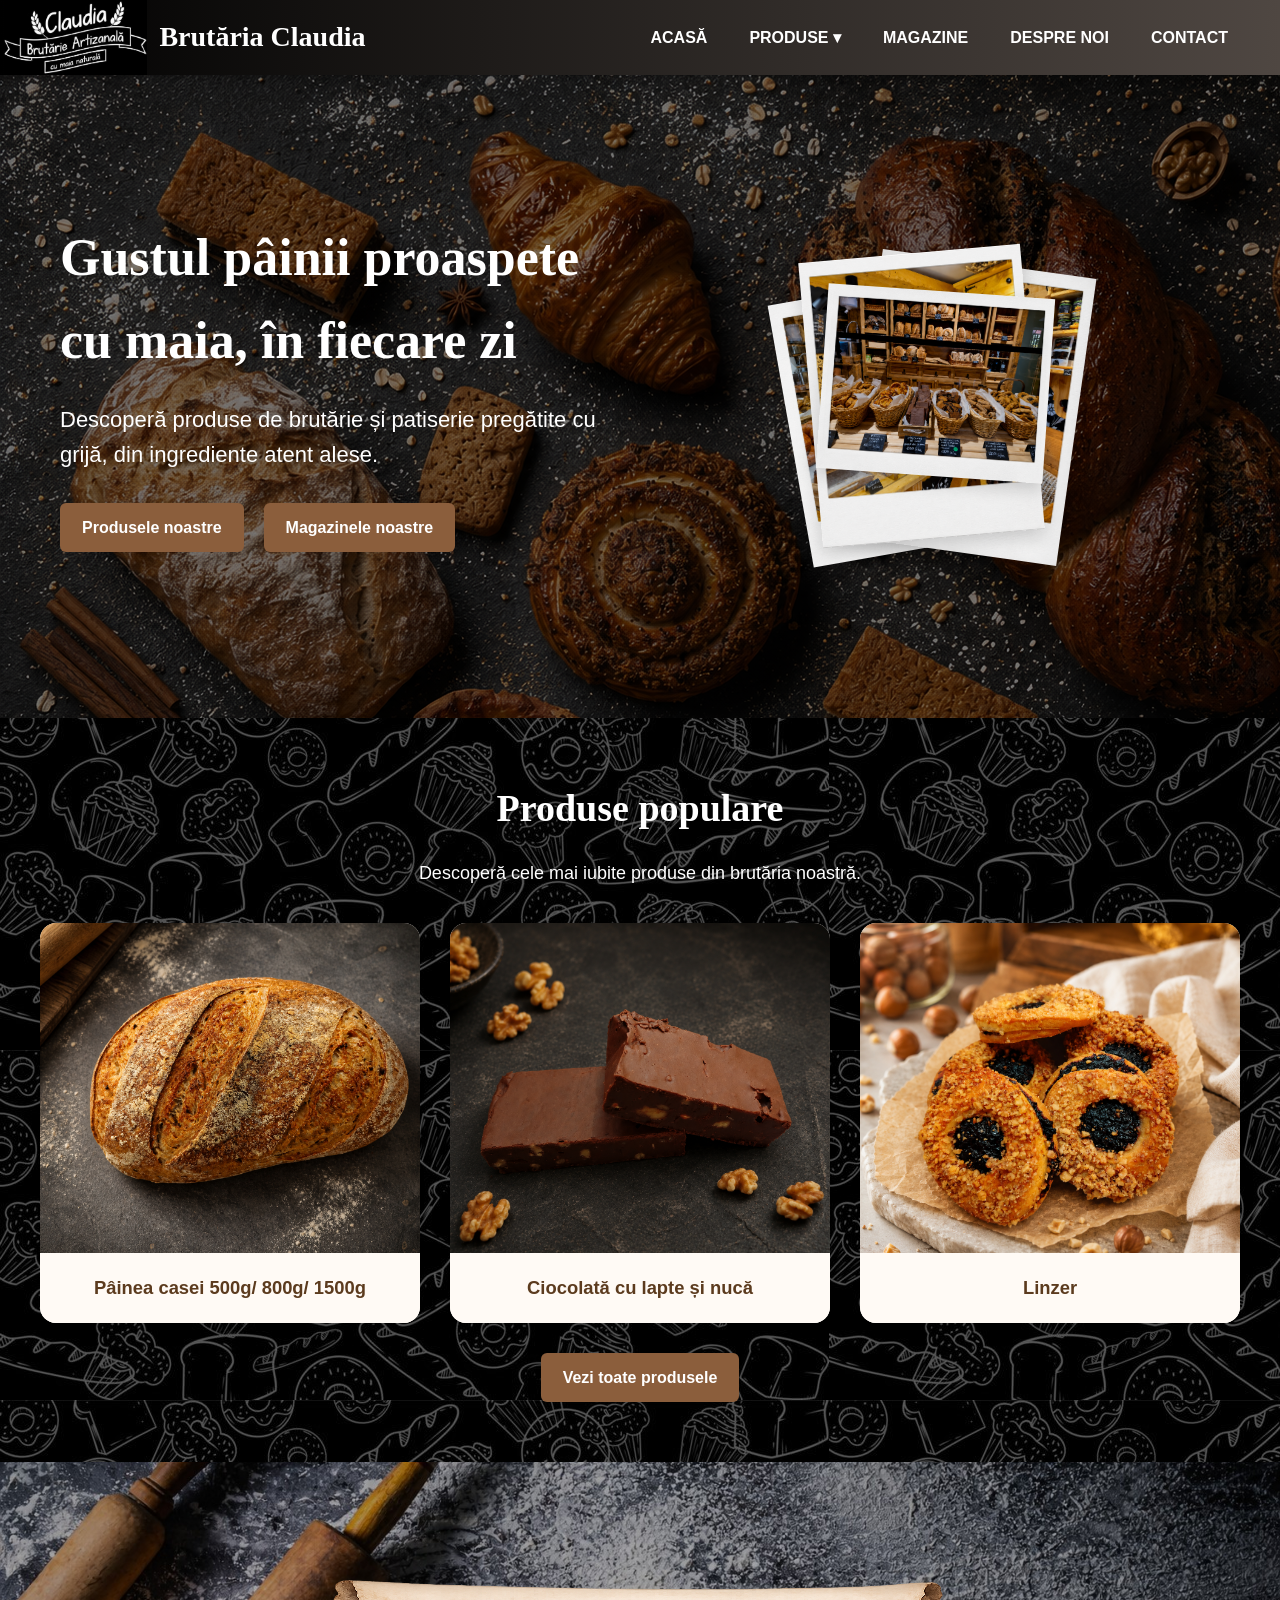
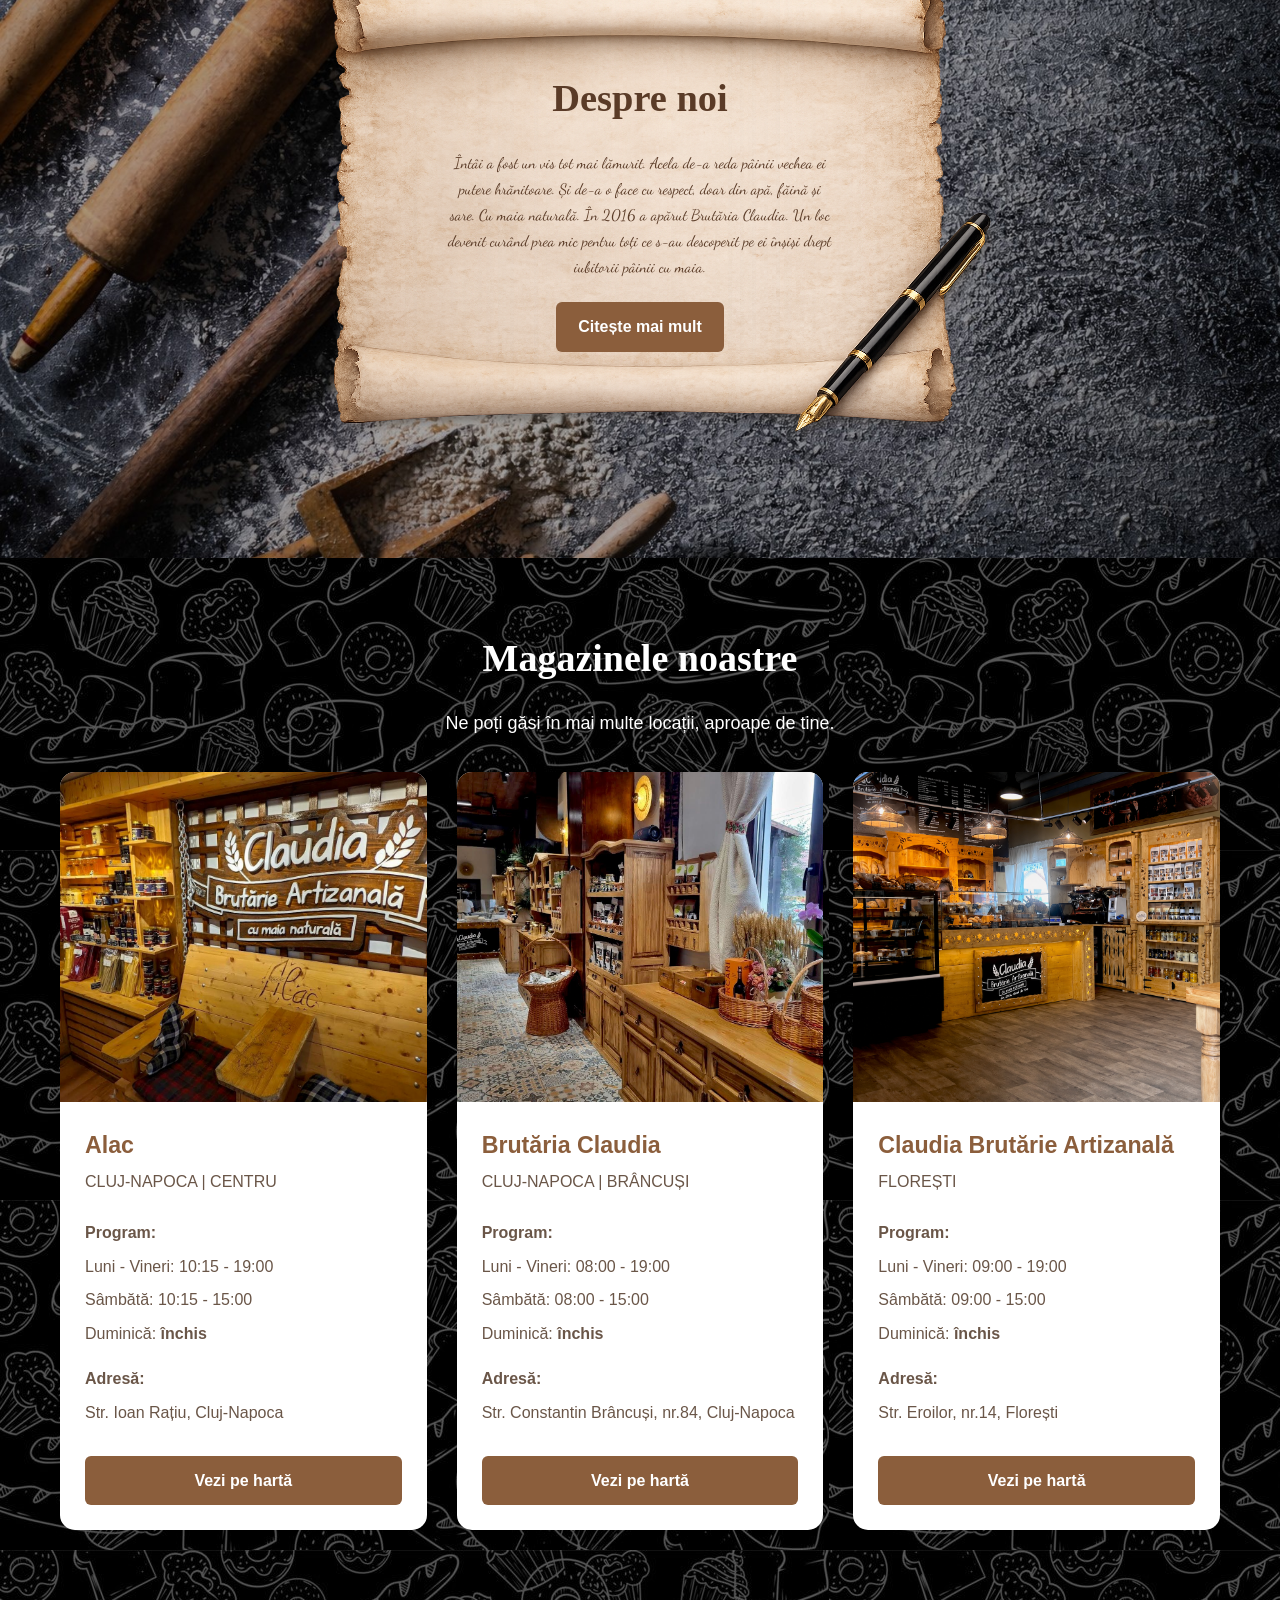
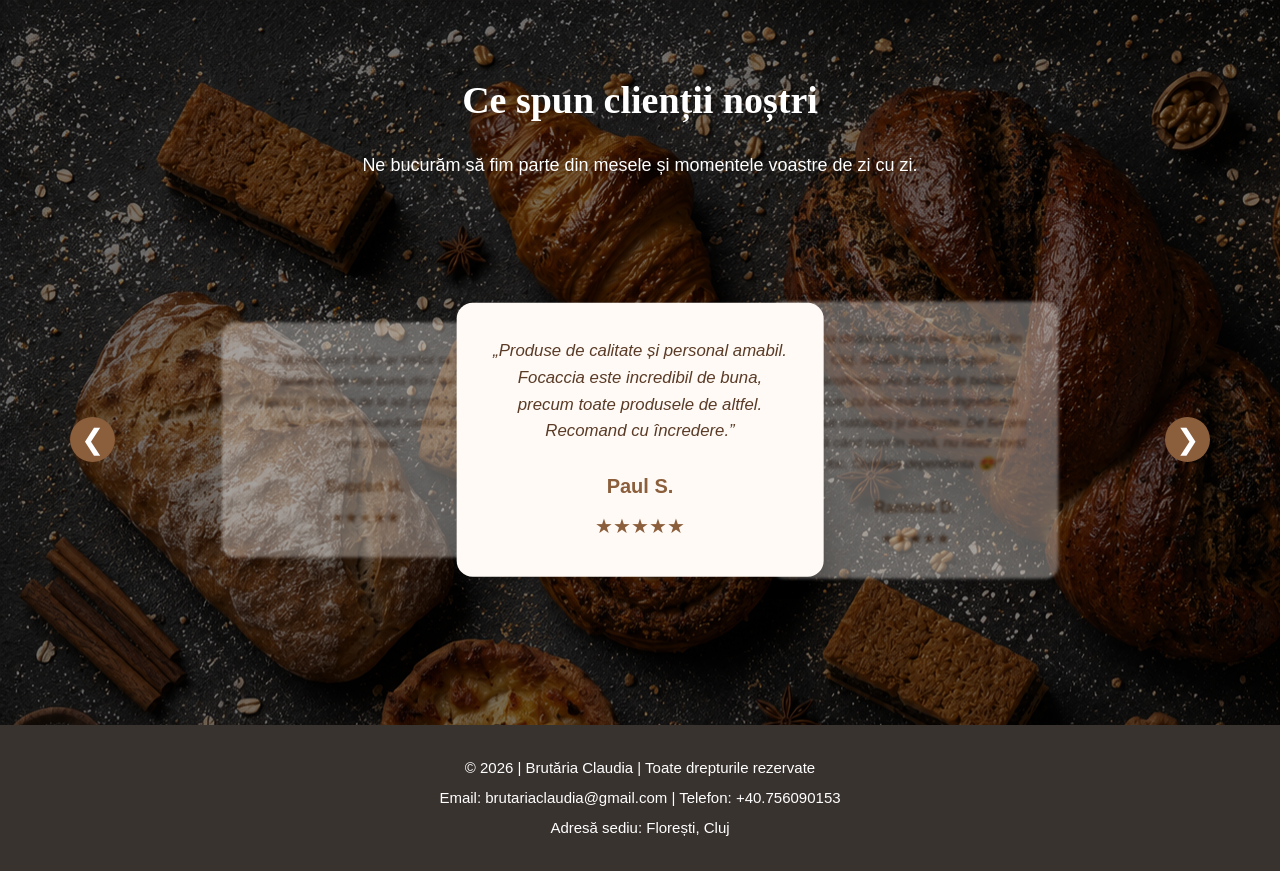
<file: index.html>
<!DOCTYPE html>
<html lang="ro">

<head>
    <meta charset="UTF-8">
    <meta name="viewport" content="width=device-width, initial-scale=1.0">
    <title>Brutăria Claudia</title>

    <link rel="preconnect" href="https://fonts.googleapis.com">
    <link rel="preconnect" href="https://fonts.gstatic.com" crossorigin>
    <link href="https://fonts.googleapis.com/css2?family=Dancing+Script:wght@400;500;600;700&display=swap"
        rel="stylesheet">

    <link rel="stylesheet" href="styleMainPage.css">
    <link rel="stylesheet" href="header.css">
    <link rel="stylesheet" href="footer.css">
    <link rel="stylesheet" href="base.css">
    <link rel="stylesheet" href="generalButton.css">
    <link rel="stylesheet" href="cardProduct.css">
    <link rel="stylesheet" href="styleStoreCard.css">
    <link rel="stylesheet" href="review.css">
    <link rel="stylesheet" href="photoStack.css">
    <link rel="stylesheet" href="desprenoi.css">

</head>

<body>

    <div class="header">
        <div class="logo">
            <img src="logomic.jpg" alt="Logo Brutărie">
            <h1>Brutăria Claudia</h1>
        </div>

        <div class="nav-links" id="navLinks">
            <a href="index.html">ACASĂ</a>

            <div class="dropdown" id="productsDropdown">
                <a href="products.html" class="dropbtn">PRODUSE ▾</a>

                <div class="dropdown-content">
                    <a href="products.html#paine-maia">Pâine cu maia</a>
                    <a href="products.html#paine-fara-gluten">Pâine fără gluten</a>
                    <a href="products.html#patiserie">Patiserie</a>
                    <a href="products.html#patiserie-fara-gluten">Patiserie fără gluten</a>
                </div>
            </div>

            <a href="index.html#magazine">MAGAZINE</a>
            <a href="desprenoi.html">DESPRE NOI</a>
            <a href="contact.html">CONTACT</a>

            
        </div>
        <button class="menu-toggle" onclick="toggleMenu()">☰</button>
    </div>

    <section class="hero">
        <div class="hero-text">
            <h2>Gustul pâinii proaspete cu maia, în fiecare zi</h2>
            <p>Descoperă produse de brutărie și patiserie pregătite cu grijă, din ingrediente atent alese.</p>

            <div class="hero-buttons">
                <a href="products.html" class="general-button">Produsele noastre</a>
                <a href="#magazine" class="general-button">Magazinele noastre</a>
            </div>
        </div>

        <div class="photo-stack">
            <img src="imagine1.png" class="stack-photo" alt="Produs brutărie">
            <img src="imagine2.png" class="stack-photo" alt="Produs brutărie">
            <img src="imagine3.png" class="stack-photo" alt="Produs brutărie">
            <img src="imagine4.png" class="stack-photo" alt="Produs brutărie">
        </div>  
    </section>

    <section class="products-section">
        <h2>Produse populare</h2>
        <p>Descoperă cele mai iubite produse din brutăria noastră.</p>

        <div class="products-grid">

            <div class="product-card">
                <div class="product-card-inner">
                    <div class="product-card-front">
                        <img src="paineacasei.png" alt="Pâinea casei">
                        <h3>Pâinea casei 500g/ 800g/ 1500g</h3>
                    </div>

                    <div class="product-card-back">
                        <h3 class="titlu">Pâinea casei 500g/ 800g/ 1500g</h3>
                        <p>
                            <b>Ingrediente:</b> făină albă de grâu 650 Eco, apă, maia naturală de grâu,
                            făină integrală de grâu Eco, făină de secară, sare.
                        </p>
                        <p>
                            <b>Declarație nutrițională:</b> / 100g - Valoare energetică:
                            1094,82 KJ / 260,67kcal. Lipide 0,91g din care saturate 0,27g.
                            Glucide 53,85g din care zaharuri 0,45g. Proteine 7,66g. Sare 1,43g.
                        </p>
                    </div>
                </div>
            </div>

            <div class="product-card">
                <div class="product-card-inner">
                    <div class="product-card-front">
                        <img src="ciocolatanuca.png" alt="Pâine rustică">
                        <h3>Ciocolată cu lapte și nucă</h3>
                    </div>
                    <div class="product-card-back">
                        <h3 class="titlu">Ciocolată cu lapte și nucă</h3>
                        <p><b>Ingrediente:</b> zahăr, lapte praf, unt, nucă (9,98%), lapte, cacao, vanilie bourbon,
                            sare.</p>
                        <p><b>Declarație nutrițională:</b> / 100g - Valoare nutrițională: 2065,31KJ / 491,74kcal. Lipide
                            30.58g din care saturate 12,54g. Glucide 41,99g din care zaharuri 41,12g. Proteine 9,38g.
                            Sare 0,25.</p>
                    </div>
                </div>
            </div>

            <div class="product-card">
                <div class="product-card-inner">
                    <div class="product-card-front">
                        <img src="linzer.png" alt="Linzer">
                        <h3>Linzer</h3>
                    </div>

                    <div class="product-card-back">
                        <h3 class="titlu">Linzer</h3>
                        <p>
                            <b>Ingrediente:</b> făină de grâu, magiun de prune, unt, smântână,
                            zahăr, ou, praf de copt, vanilie bourbon, esență de lămâie, nucă.
                        </p>
                        <p>
                            <b>Declarație nutrițională:</b> / 100g - Valoare nutrițională:
                            2318,07KJ / 551,92kcal. Lipide 23,78g din care saturate 12,04g.
                            Glucide 73,95g din care zaharuri 41,90g. Proteine 6,72g. Sare 0g.
                        </p>
                    </div>
                </div>
            </div>

        </div>

        <div class="all-products-button">
            <a href="products.html" class="general-button">Vezi toate produsele</a>
        </div>
    </section>



    <section class="section about-section">
        <div class="about-paper">
            <div class="about-paper-content">
                <h2>Despre noi</h2>
                <p>
                    Întâi a fost un vis tot mai lămurit. Acela de-a reda pâinii vechea ei putere hrănitoare.
                    Și de-a o face cu respect, doar din apă, făină și sare. Cu maia naturală. În 2016 a apărut
                    Brutăria Claudia. Un loc devenit curând prea mic pentru toți ce s-au descoperit pe ei
                    înșiși drept iubitorii pâinii cu maia.
                </p>

                <a href="desprenoi.html" class="general-button">Citește mai mult</a>
            </div>
        </div>
    </section>

    <section class="section" id="magazine">
        <h2>Magazinele noastre</h2>
        <p>Ne poți găsi în mai multe locații, aproape de tine.</p>

        <div class="stores-container">

            <div class="card">
                <img src="alac.jpg" alt="Magazin Alac">

                <div class="card-content">
                    <h3>Alac</h3>
                    <h4>Cluj-Napoca | Centru</h4>

                    <div class="store-info">
                        <p class="store-label">Program:</p>
                        <p>Luni - Vineri: 10:15 - 19:00</p>
                        <p>Sâmbătă: 10:15 - 15:00</p>
                        <p>Duminică: <b>închis</b></p>
                    </div>

                    <div class="store-info">
                        <p class="store-label">Adresă:</p>
                        <p>Str. Ioan Rațiu, Cluj-Napoca</p>
                    </div>

                    <a href="https://maps.app.goo.gl/24wig7q5QLeHc96m7" target="_blank" class="general-button">
                        Vezi pe hartă
                    </a>
                </div>
            </div>

            <div class="card">
                <img src="cipariu.jpg" alt="Magazin Cipariu">

                <div class="card-content">
                    <h3>Brutăria Claudia</h3>
                    <h4>Cluj-Napoca | Brâncuși</h4>

                    <div class="store-info">
                        <p class="store-label">Program:</p>
                        <p>Luni - Vineri: 08:00 - 19:00</p>
                        <p>Sâmbătă: 08:00 - 15:00</p>
                        <p>Duminică: <b>închis</b></p>
                    </div>

                    <div class="store-info">
                        <p class="store-label">Adresă:</p>
                        <p>Str. Constantin Brâncuși, nr.84, Cluj-Napoca</p>
                    </div>

                    <a href="https://maps.app.goo.gl/44AQgXcACfryTV2BA" target="_blank" class="general-button">
                        Vezi pe hartă
                    </a>
                </div>
            </div>

            <div class="card">
                <img src="floresti.png" alt="Magazin Florești">

                <div class="card-content">
                    <h3>Claudia Brutărie Artizanală</h3>
                    <h4>Florești</h4>

                    <div class="store-info">
                        <p class="store-label">Program:</p>
                        <p>Luni - Vineri: 09:00 - 19:00</p>
                        <p>Sâmbătă: 09:00 - 15:00</p>
                        <p>Duminică: <b>închis</b></p>
                    </div>

                    <div class="store-info">
                        <p class="store-label">Adresă:</p>
                        <p>Str. Eroilor, nr.14, Florești</p>
                    </div>

                    <a href="https://maps.app.goo.gl/Q2WSrQWiypg644St7" target="_blank" class="general-button">
                        Vezi pe hartă
                    </a>
                </div>
            </div>

        </div>
    </section>

    <section class="reviews-section">
        <h2>Ce spun clienții noștri</h2>
        <p>Ne bucurăm să fim parte din mesele și momentele voastre de zi cu zi.</p>

        <div class="reviews-carousel">
            <button class="review-arrow left-arrow" onclick="prevReview()">&#10094;</button>

            <div class="reviews-stage" id="reviews-stage"></div>

            <button class="review-arrow right-arrow" onclick="nextReview()">&#10095;</button>
        </div>
    </section>

    <div class="footer">
        <p>© 2026 | Brutăria Claudia | Toate drepturile rezervate</p>
        <p>Email: brutariaclaudia@gmail.com | Telefon: +40.756090153</p>
        <p>Adresă sediu: Florești, Cluj</p>
    </div>

    <script src="rotateCard.js"></script>

    <script src="review.js"></script>
    
    <script src="slideshow.js"></script>

    <script src="toggleMenu.js"></script>

</body>

</html>
</file>
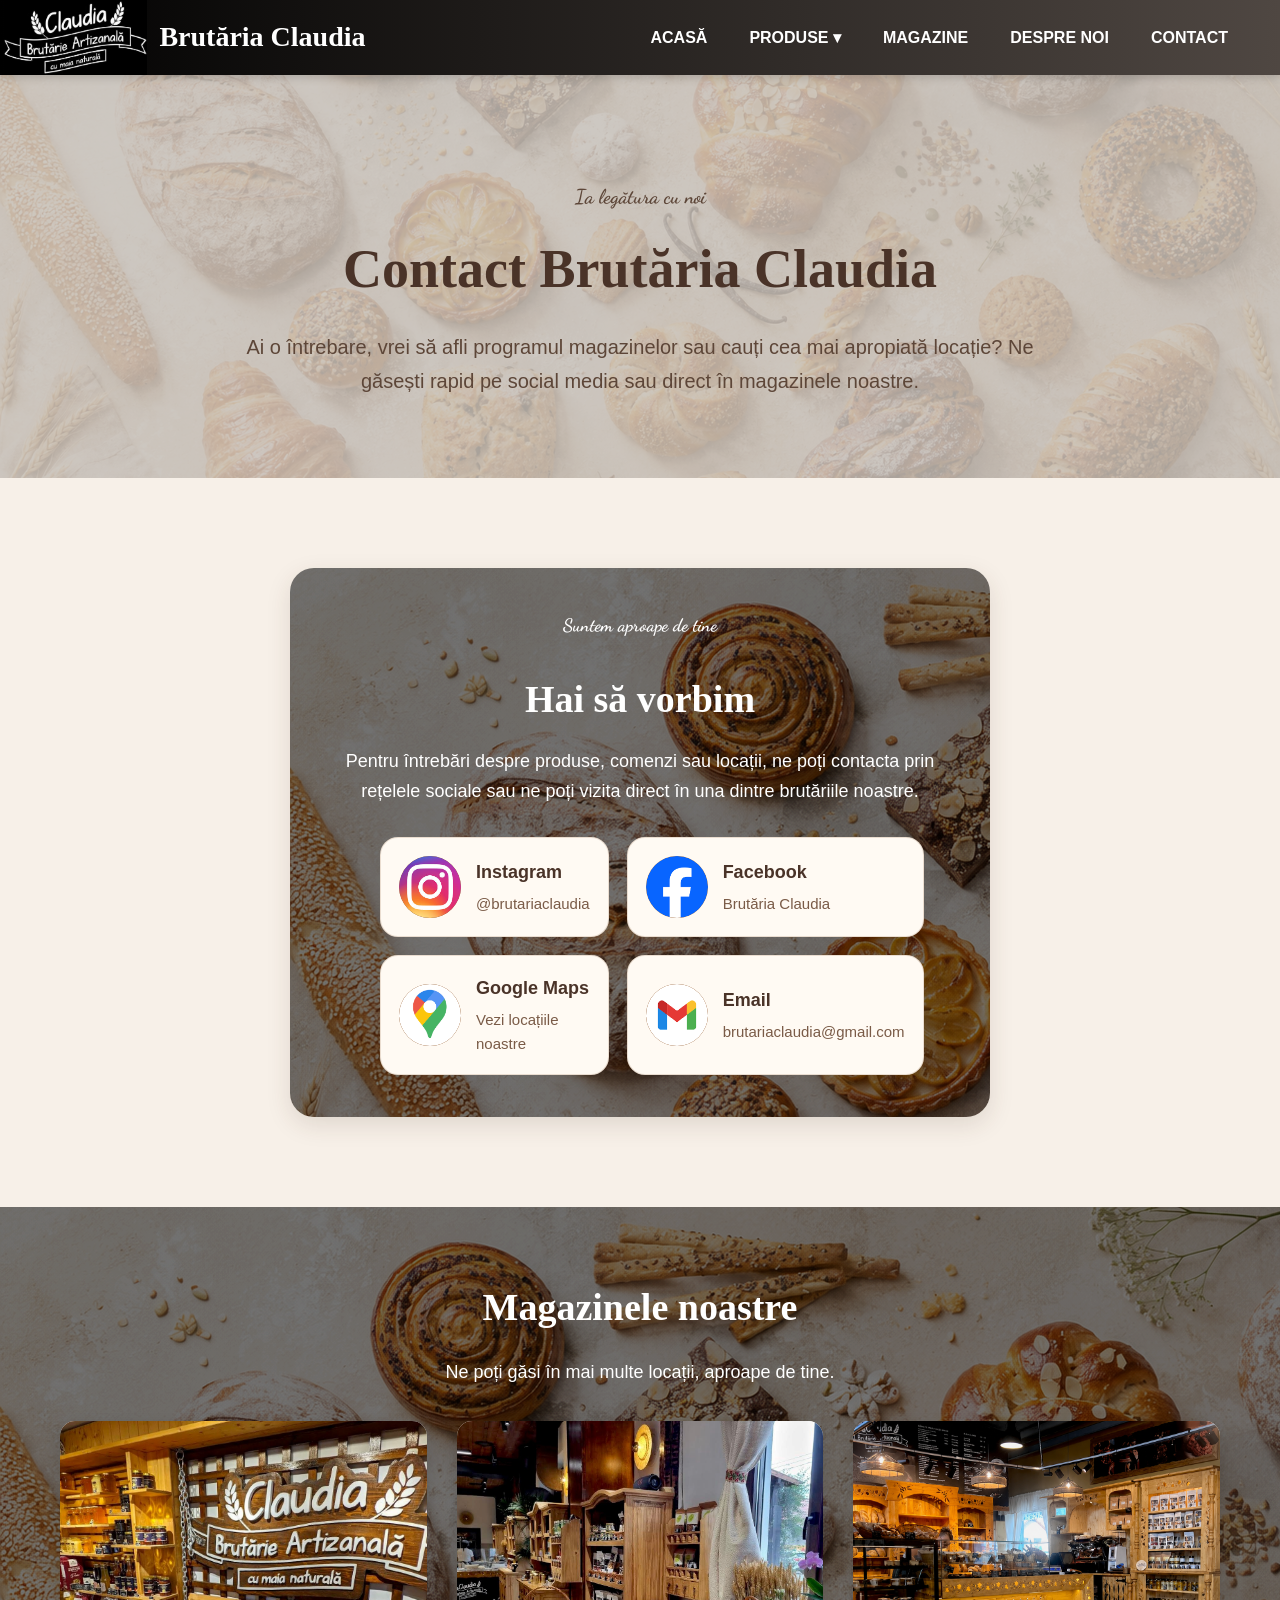
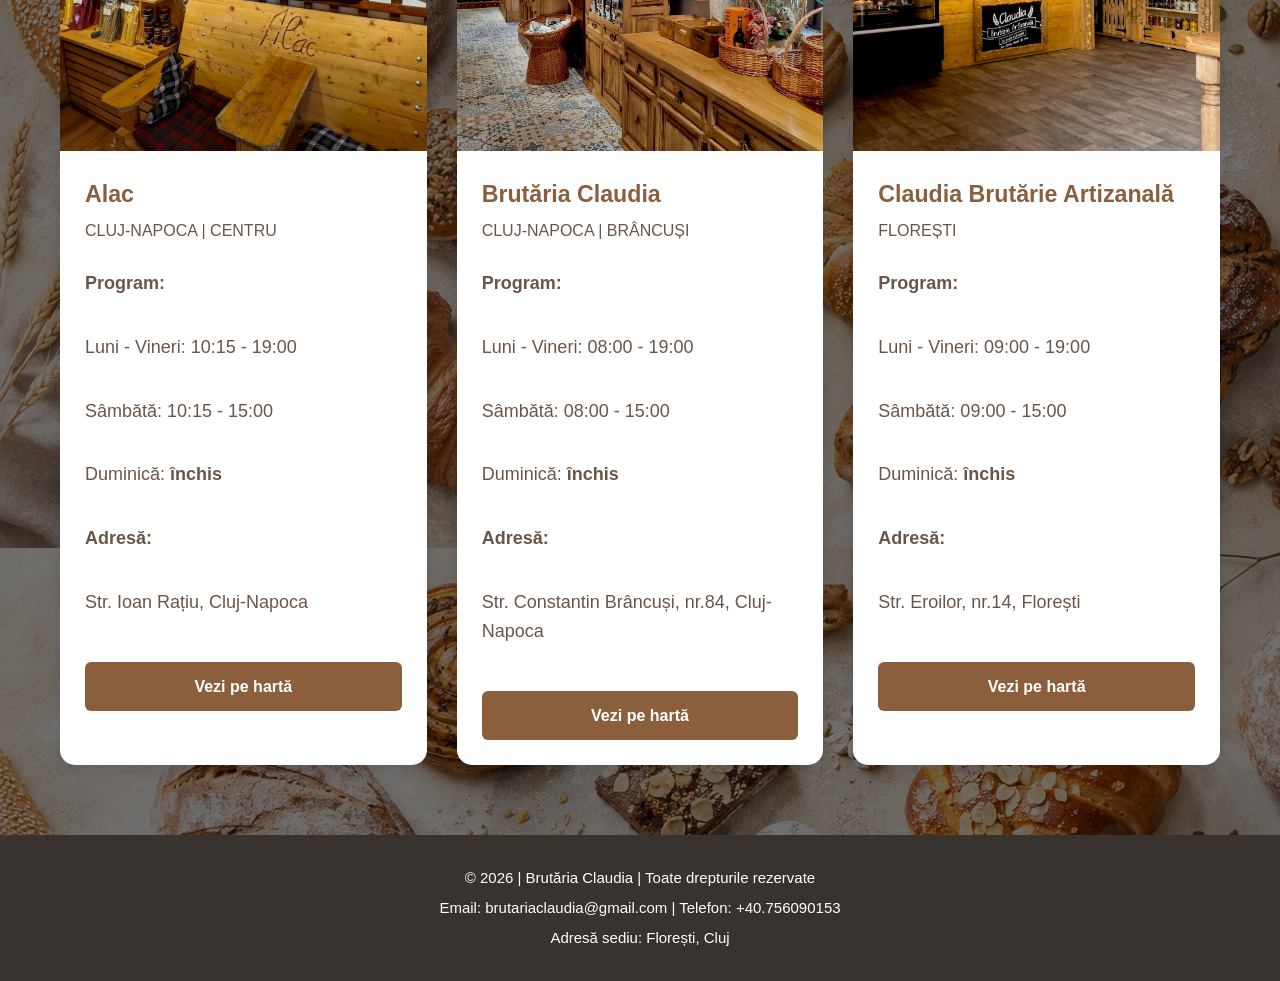
<file: contact.html>
<!DOCTYPE html>
<html lang="ro">

<head>
    <meta charset="UTF-8">
    <meta name="viewport" content="width=device-width, initial-scale=1.0">
    <title>Brutăria Claudia</title>

    <link rel="preconnect" href="https://fonts.googleapis.com">
    <link rel="preconnect" href="https://fonts.gstatic.com" crossorigin>
    <link href="https://fonts.googleapis.com/css2?family=Dancing+Script:wght@400;500;600;700&display=swap"
        rel="stylesheet">

    <link rel="stylesheet" href="https://cdnjs.cloudflare.com/ajax/libs/font-awesome/6.5.2/css/all.min.css">

    <link rel="stylesheet" href="styleMainPage.css">
    <link rel="stylesheet" href="header.css">
    <link rel="stylesheet" href="footer.css">
    <link rel="stylesheet" href="base.css">
    <link rel="stylesheet" href="generalButton.css">
    <link rel="stylesheet" href="cardProduct.css">
    <link rel="stylesheet" href="styleStoreCard.css">
    <link rel="stylesheet" href="review.css">
    <link rel="stylesheet" href="photoStack.css">
    <link rel="stylesheet" href="desprenoi.css">
    <link rel="stylesheet" href="contact.css">

</head>

<body>

    <div class="header">
        <div class="logo">
            <img src="logomic.jpg" alt="Logo Brutărie">
            <h1>Brutăria Claudia</h1>
        </div>

        <div class="nav-links" id="navLinks">
            <a href="index.html">ACASĂ</a>

            <div class="dropdown" id="productsDropdown">
                <a href="products.html" class="dropbtn">PRODUSE ▾</a>

                <div class="dropdown-content">
                    <a href="products.html#paine-maia">Pâine cu maia</a>
                    <a href="products.html#paine-fara-gluten">Pâine fără gluten</a>
                    <a href="products.html#patiserie">Patiserie</a>
                    <a href="products.html#patiserie-fara-gluten">Patiserie fără gluten</a>
                </div>
            </div>

            <a href="index.html#magazine">MAGAZINE</a>
            <a href="desprenoi.html">DESPRE NOI</a>
            <a href="contact.html">CONTACT</a>

            
        </div>
        <button class="menu-toggle" onclick="toggleMenu()">☰</button>
    </div>

    <section class="contact-hero">
        <div class="contact-hero-overlay"></div>

        <div class="contact-hero-content">
            <p class="small-title center">Ia legătura cu noi</p>
            <h2>Contact Brutăria Claudia</h2>
            <p>
                Ai o întrebare, vrei să afli programul magazinelor sau cauți cea mai apropiată locație?
                Ne găsești rapid pe social media sau direct în magazinele noastre.
            </p>
        </div>
    </section>

    <section class="contact-section">
        <div class="contact-container contact-container-centered">

            <div class="contact-info-box">
                <p class="small-title">Suntem aproape de tine</p>
                <h2>Hai să vorbim</h2>
                <p>
                    Pentru întrebări despre produse, comenzi sau locații, ne poți contacta prin rețelele sociale
                    sau ne poți vizita direct în una dintre brutăriile noastre.
                </p>

                <div class="contact-links">

                    <a href="https://www.instagram.com/brutariaclaudia/" target="_blank" class="contact-link-card">
                        <span class="contact-icon">
                            <img src="insta.jpg" alt="Instagram">
                        </span>
                        <div>
                            <h3>Instagram</h3>
                            <p>@brutariaclaudia</p>
                        </div>
                    </a>

                    <a href="https://www.facebook.com/BrutariaClaudia/" target="_blank" class="contact-link-card">
                        <span class="contact-icon">
                            <img src="facebook.png" alt="Facebook">
                        </span>
                        <div>
                            <h3>Facebook</h3>
                            <p>Brutăria Claudia</p>
                        </div>
                    </a>

                    <a href="#magazine" class="contact-link-card">
                        <span class="contact-icon">
                            <img src="maps.png" alt="Google Maps">
                        </span>
                        <div>
                            <h3>Google Maps</h3>
                            <p>Vezi locațiile noastre</p>
                        </div>
                    </a>

                    <a href="mailto:brutariaclaudia@gmail.com" class="contact-link-card">
                        <span class="contact-icon">
                            <img src="gmail.png" alt="Email">
                        </span>
                        <div>
                            <h3>Email</h3>
                            <p>brutariaclaudia@gmail.com</p>
                        </div>
                    </a>

                </div>
            </div>

        </div>
    </section>

    <section class="section" id="magazine">
        <h2>Magazinele noastre</h2>
        <p>Ne poți găsi în mai multe locații, aproape de tine.</p>

        <div class="stores-container">

            <div class="card">
                <img src="alac.jpg" alt="Magazin Alac">

                <div class="card-content">
                    <h3>Alac</h3>
                    <h4>Cluj-Napoca | Centru</h4>

                    <div class="store-info">
                        <p class="store-label">Program:</p>
                        <p>Luni - Vineri: 10:15 - 19:00</p>
                        <p>Sâmbătă: 10:15 - 15:00</p>
                        <p>Duminică: <b>închis</b></p>
                    </div>

                    <div class="store-info">
                        <p class="store-label">Adresă:</p>
                        <p>Str. Ioan Rațiu, Cluj-Napoca</p>
                    </div>

                    <a href="https://maps.app.goo.gl/24wig7q5QLeHc96m7" target="_blank" class="general-button">
                        Vezi pe hartă
                    </a>
                </div>
            </div>

            <div class="card">
                <img src="cipariu.jpg" alt="Magazin Cipariu">

                <div class="card-content">
                    <h3>Brutăria Claudia</h3>
                    <h4>Cluj-Napoca | Brâncuși</h4>

                    <div class="store-info">
                        <p class="store-label">Program:</p>
                        <p>Luni - Vineri: 08:00 - 19:00</p>
                        <p>Sâmbătă: 08:00 - 15:00</p>
                        <p>Duminică: <b>închis</b></p>
                    </div>

                    <div class="store-info">
                        <p class="store-label">Adresă:</p>
                        <p>Str. Constantin Brâncuși, nr.84, Cluj-Napoca</p>
                    </div>

                    <a href="https://maps.app.goo.gl/44AQgXcACfryTV2BA" target="_blank" class="general-button">
                        Vezi pe hartă
                    </a>
                </div>
            </div>

            <div class="card">
                <img src="floresti.png" alt="Magazin Florești">

                <div class="card-content">
                    <h3>Claudia Brutărie Artizanală</h3>
                    <h4>Florești</h4>

                    <div class="store-info">
                        <p class="store-label">Program:</p>
                        <p>Luni - Vineri: 09:00 - 19:00</p>
                        <p>Sâmbătă: 09:00 - 15:00</p>
                        <p>Duminică: <b>închis</b></p>
                    </div>

                    <div class="store-info">
                        <p class="store-label">Adresă:</p>
                        <p>Str. Eroilor, nr.14, Florești</p>
                    </div>

                    <a href="https://maps.app.goo.gl/Q2WSrQWiypg644St7" target="_blank" class="general-button">
                        Vezi pe hartă
                    </a>
                </div>
            </div>

        </div>
    </section>

    <div class="footer">
        <p>© 2026 | Brutăria Claudia | Toate drepturile rezervate</p>
        <p>Email: brutariaclaudia@gmail.com | Telefon: +40.756090153</p>
        <p>Adresă sediu: Florești, Cluj</p>
    </div>

    <script src="rotateCard.js"></script>
    <script src="review.js"></script>
    <script src="slideshow.js"></script>
    <script src="toggleMenu.js"></script>

</body>

</html>
</file>
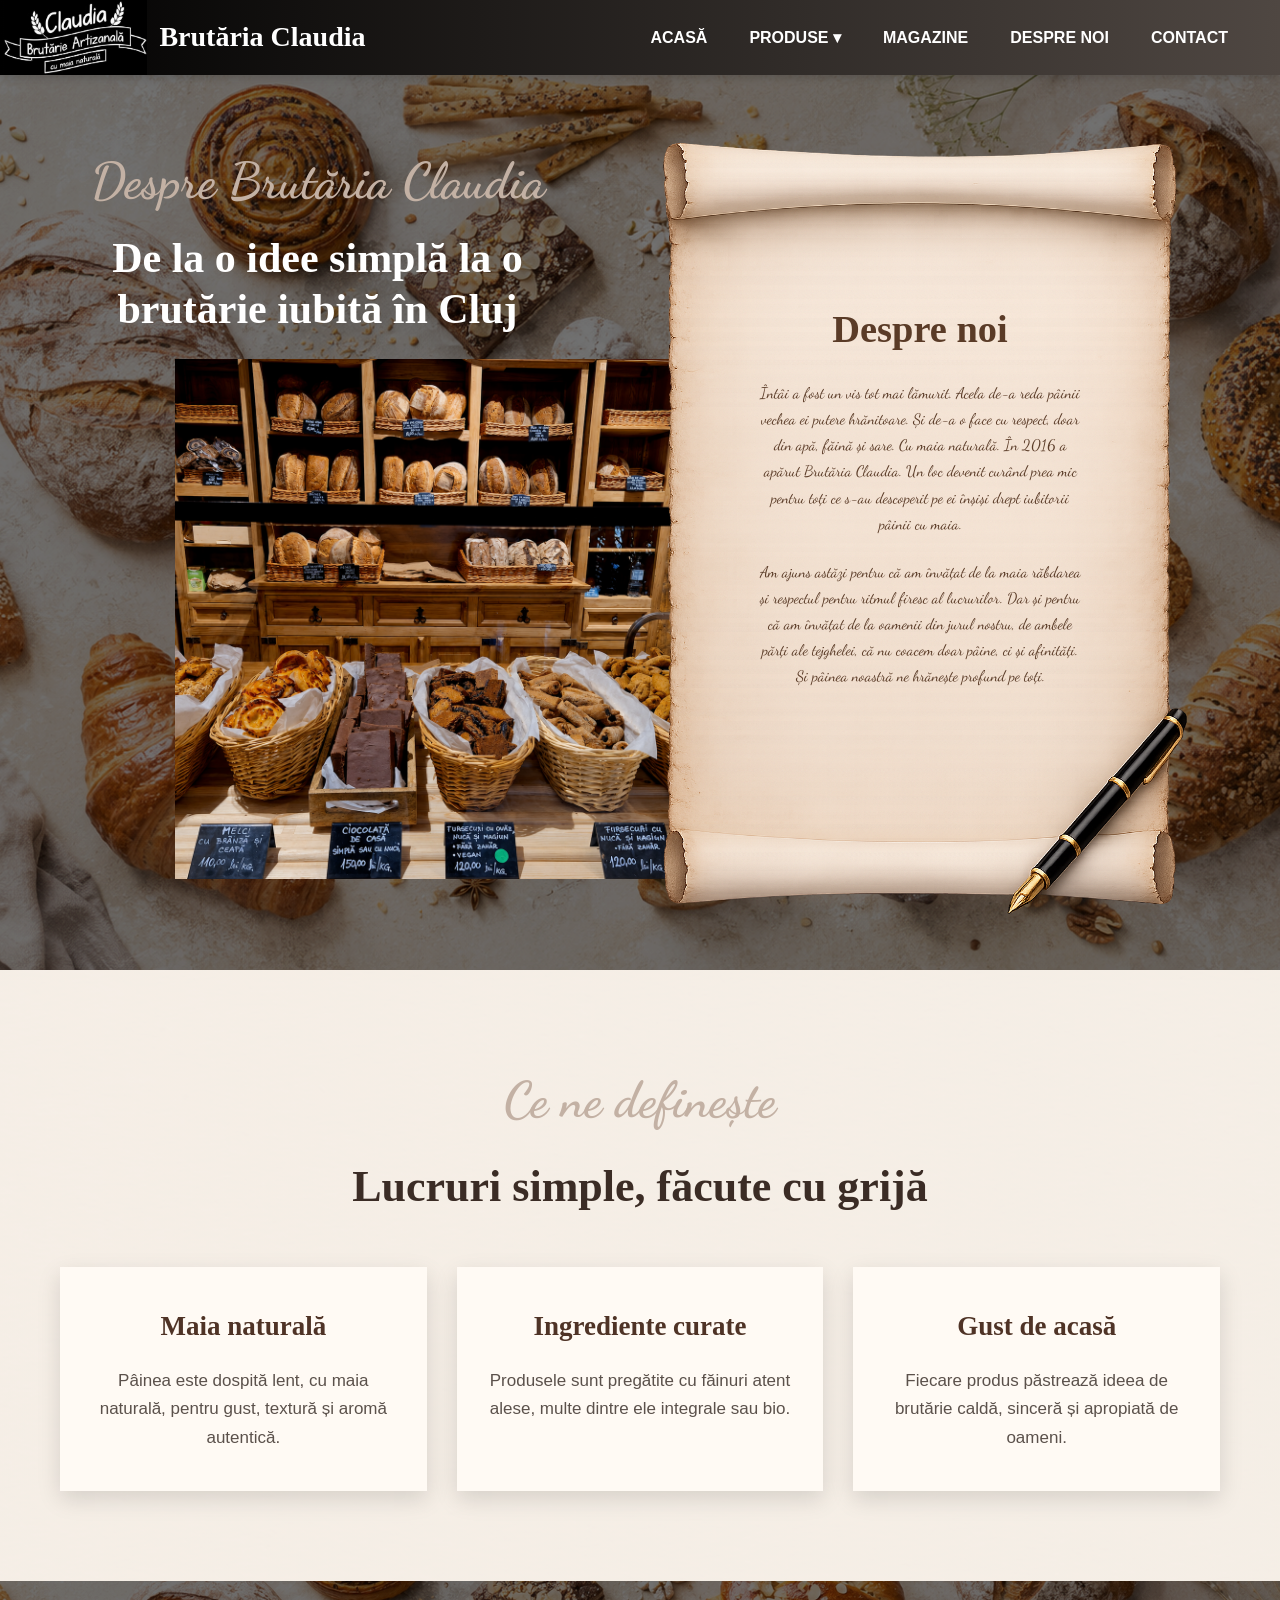
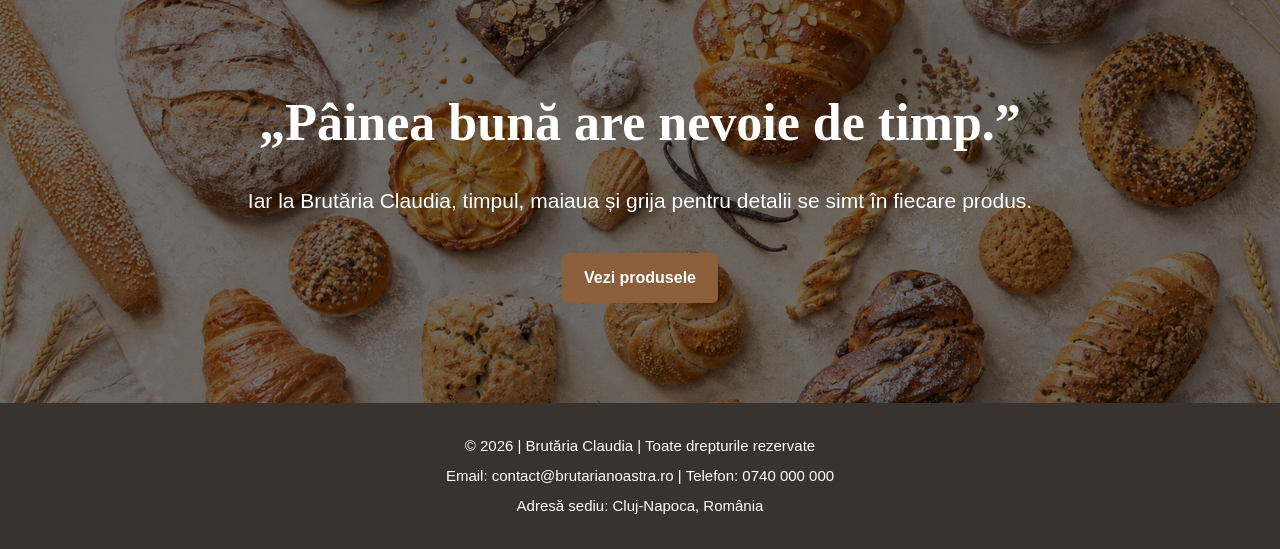
<file: desprenoi.html>
<!DOCTYPE html>
<html lang="ro">

<head>
    <meta charset="UTF-8">
    <meta name="viewport" content="width=device-width, initial-scale=1.0">
    <title>Despre noi | Brutăria Claudia</title>

    <link rel="preconnect" href="https://fonts.googleapis.com">
    <link rel="preconnect" href="https://fonts.gstatic.com" crossorigin>
    <link href="https://fonts.googleapis.com/css2?family=Dancing+Script:wght@400;500;600;700&display=swap"
        rel="stylesheet">

    <link rel="stylesheet" href="base.css">
    <link rel="stylesheet" href="header.css">
    <link rel="stylesheet" href="footer.css">
    <link rel="stylesheet" href="generalButton.css">
    <link rel="stylesheet" href="desprenoi.css">
</head>

<body>

    <div class="header">
        <div class="logo">
            <img src="logomic.jpg" alt="Logo Brutărie">
            <h1>Brutăria Claudia</h1>
        </div>

        <div class="nav-links" id="navLinks">
            <a href="index.html">ACASĂ</a>

            <div class="dropdown">
                <a href="products.html" class="dropbtn">PRODUSE ▾</a>

                <div class="dropdown-content">
                    <a href="products.html#paine-maia">Pâine cu maia</a>
                    <a href="products.html#paine-fara-gluten">Pâine fără gluten</a>
                    <a href="products.html#patiserie">Patiserie</a>
                    <a href="products.html#patiserie-fara-gluten">Patiserie fără gluten</a>
                </div>
            </div>

            <a href="index.html#magazine">MAGAZINE</a>
            <a href="desprenoi.html">DESPRE NOI</a>
            <a href="contact.html">CONTACT</a>
        </div>
        <button class="menu-toggle" onclick="toggleMenu()">☰</button>
    </div>

    <main class="about-page">

        <section class="section about-sectionn">
            <div class="about-hero-image">
                <div class="about-text">
                    <p class="small-title">Despre Brutăria Claudia</p>

                    <h2>De la o idee simplă la o brutărie iubită în Cluj</h2>
                    
                    <img src="imaginemagazin.png" alt="Pâine artizanală Brutăria Claudia">
                </div>
            </div>
            <div class="about-paperr">
                <div class="about-paper-content">
                    <h2>Despre noi</h2>

                    <p>
                        Întâi a fost un vis tot mai lămurit. Acela de-a reda pâinii vechea ei putere hrănitoare.
                        Și de-a o face cu respect, doar din apă, făină și sare. Cu maia naturală. În 2016 a apărut
                        Brutăria Claudia. Un loc devenit curând prea mic pentru toți ce s-au descoperit pe ei
                        înșiși drept iubitorii pâinii cu maia.
                    </p>

                    <p>
                        Am ajuns astăzi pentru că am învățat de la maia răbdarea și respectul pentru ritmul firesc al
                        lucrurilor.
                        Dar și pentru că am învățat de la oamenii din jurul nostru, de ambele părți ale tejghelei, că nu
                        coacem
                        doar pâine, ci și afinități. Și pâinea noastră ne hrănește profund pe toți.
                    </p>
                </div>
            </div>

            
        </section>

        <section class="values-section">
            <p class="small-title center">Ce ne definește</p>
            <h2>Lucruri simple, făcute cu grijă</h2>

            <div class="values-grid">
                <div class="value-card">
                    <h3>Maia naturală</h3>
                    <p>
                        Pâinea este dospită lent, cu maia naturală, pentru gust, textură și aromă autentică.
                    </p>
                </div>

                <div class="value-card">
                    <h3>Ingrediente curate</h3>
                    <p>
                        Produsele sunt pregătite cu făinuri atent alese, multe dintre ele integrale sau bio.
                    </p>
                </div>

                <div class="value-card">
                    <h3>Gust de acasă</h3>
                    <p>
                        Fiecare produs păstrează ideea de brutărie caldă, sinceră și apropiată de oameni.
                    </p>
                </div>
            </div>
        </section>

        <section class="about-quote">
            <div class="quote-box">
                <h2>„Pâinea bună are nevoie de timp.”</h2>
                <p>
                    Iar la Brutăria Claudia, timpul, maiaua și grija pentru detalii se simt în fiecare produs.
                </p>
                <a href="products.html" class="general-button">Vezi produsele</a>
            </div>
        </section>

    </main>

    <div class="footer">
        <p>© 2026 | Brutăria Claudia | Toate drepturile rezervate</p>
        <p>Email: contact@brutarianoastra.ro | Telefon: 0740 000 000</p>
        <p>Adresă sediu: Cluj-Napoca, România</p>
    </div>
    <script src="toggleMenu.js"></script>
<script src="toggleMenu.js"></script>
</body>

</html>
</file>
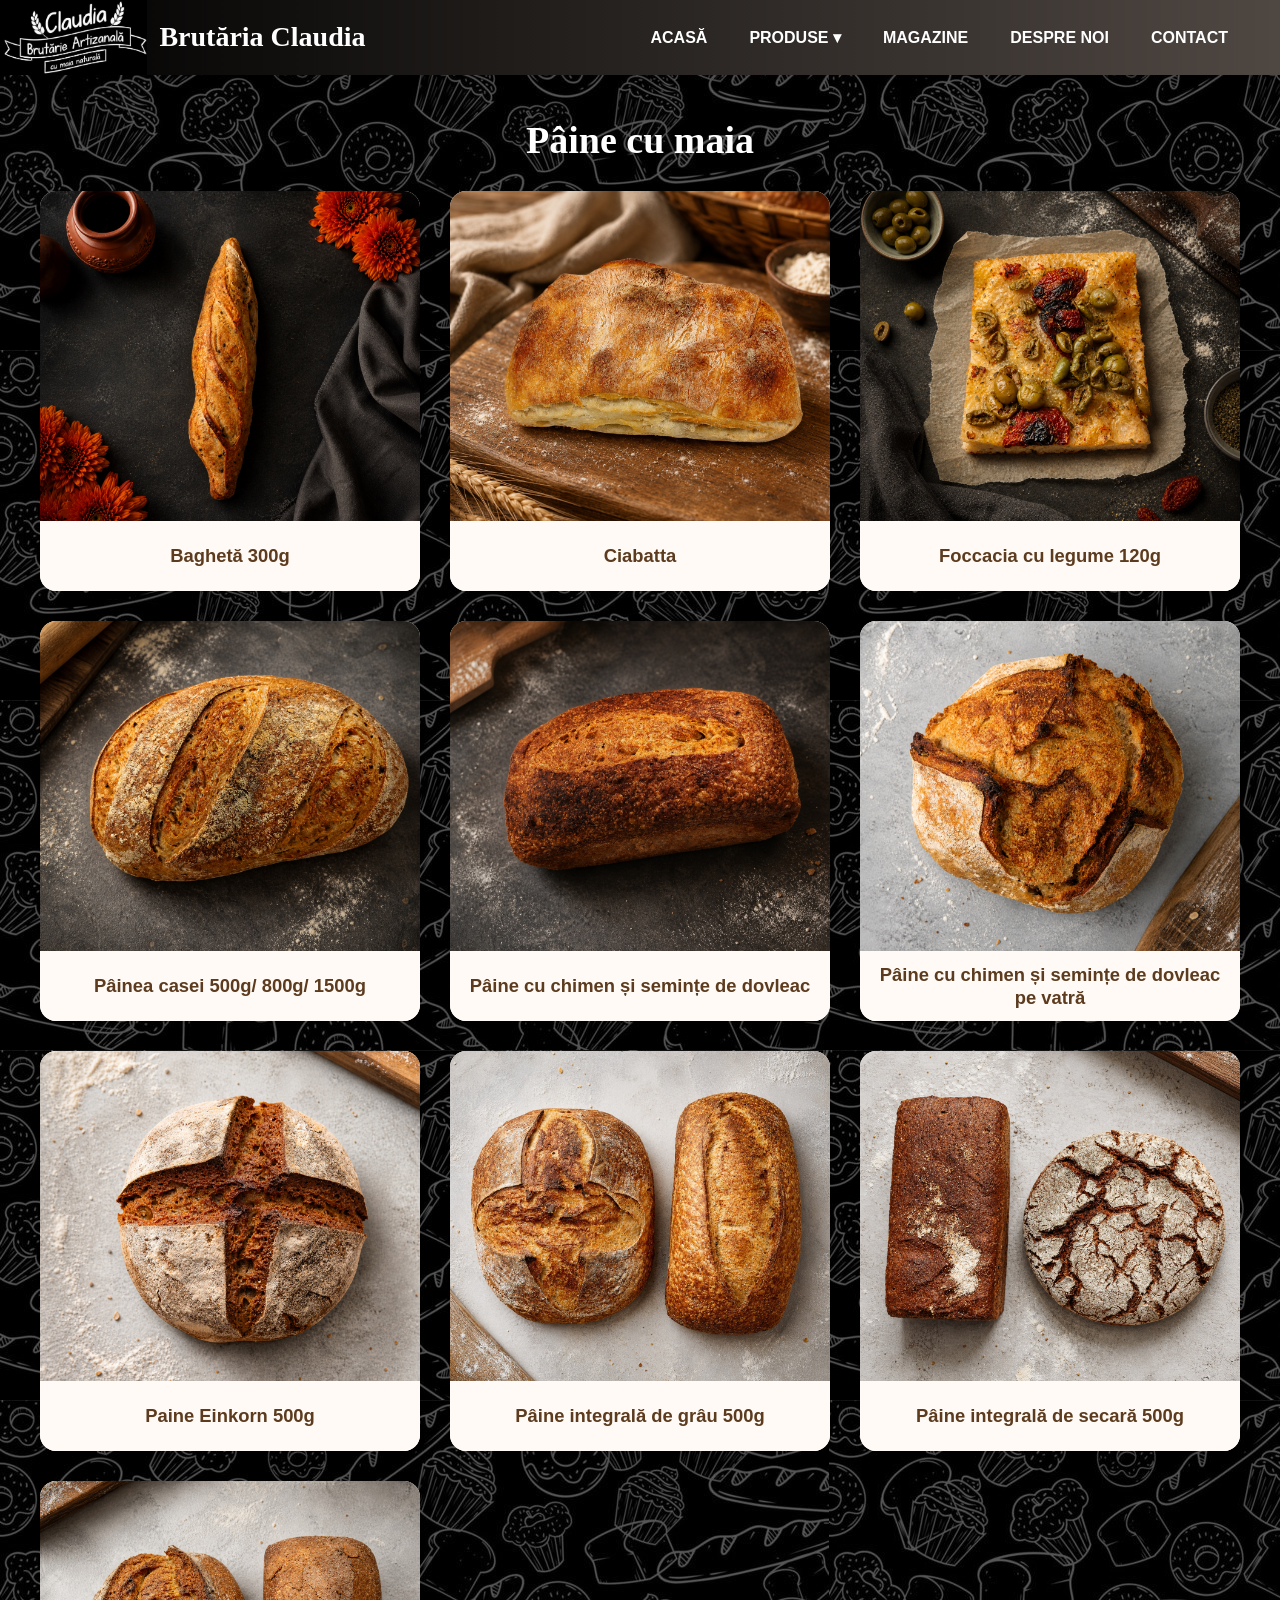
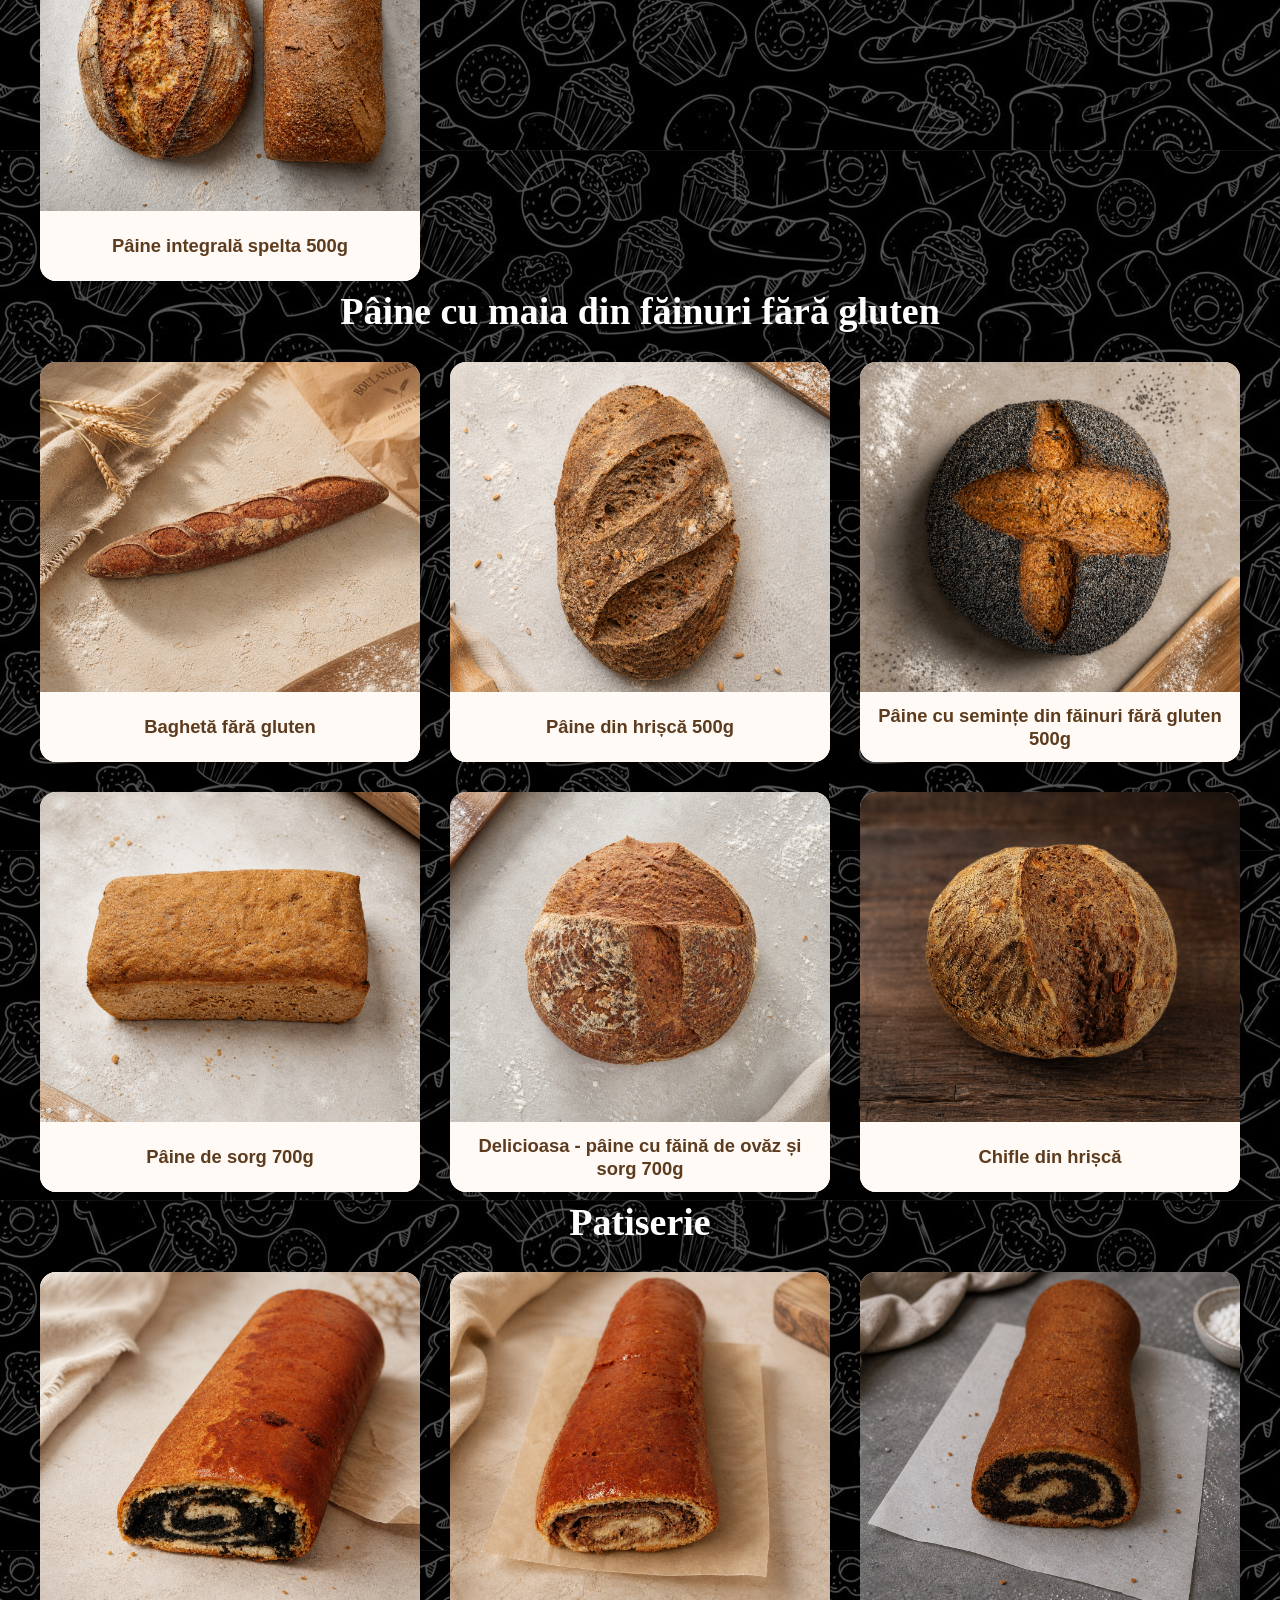
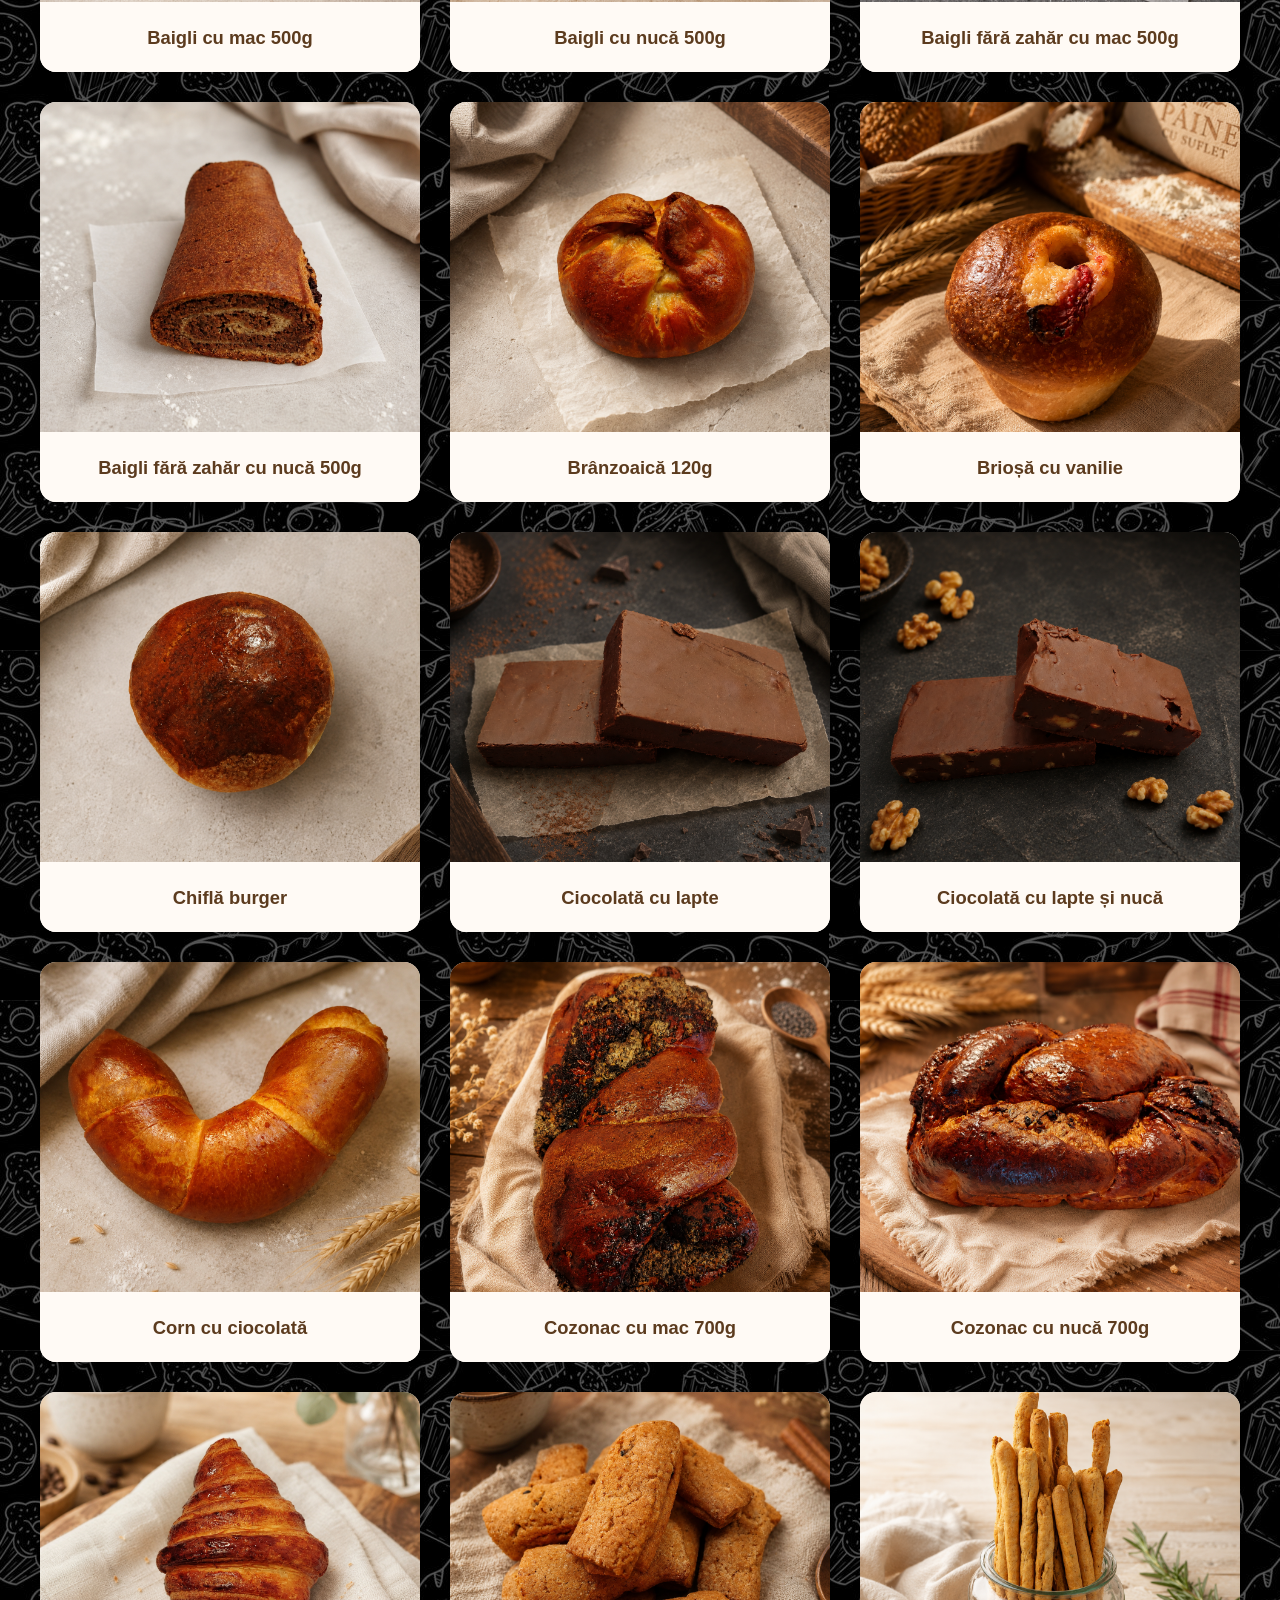
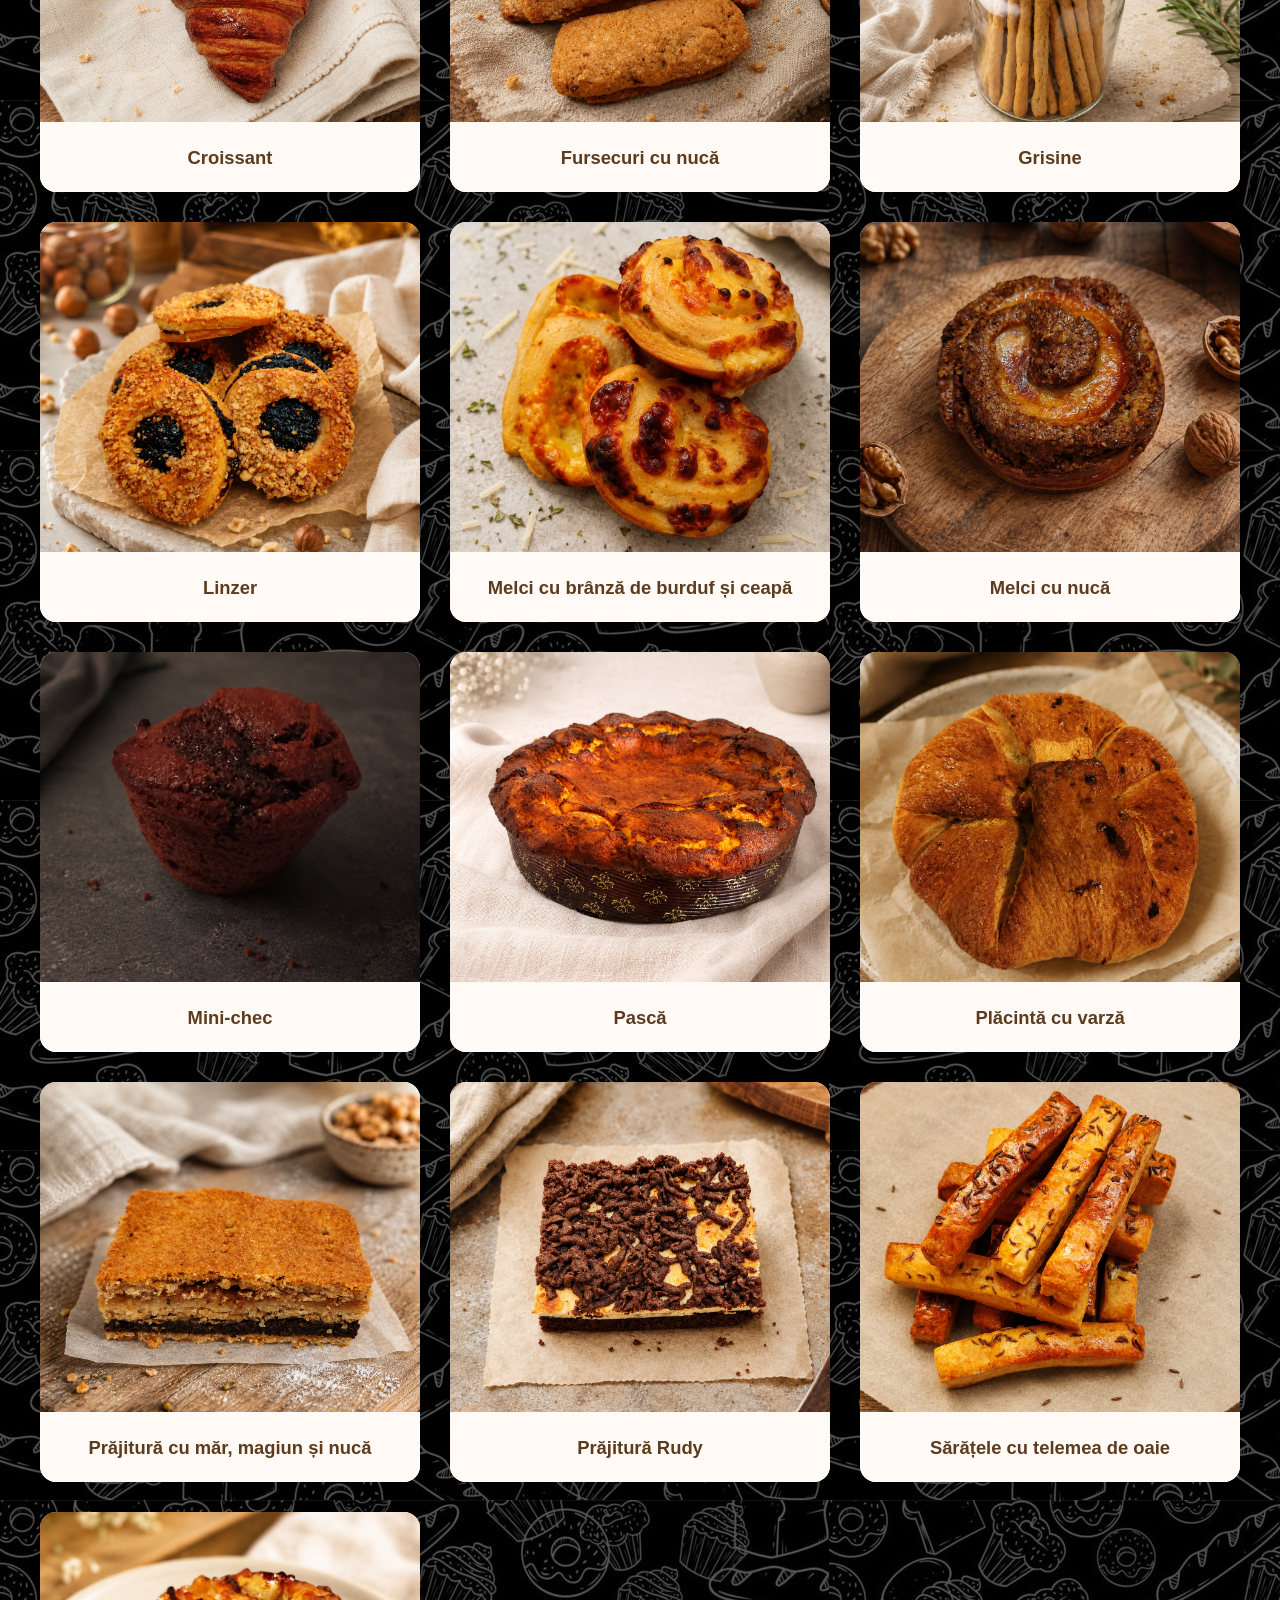
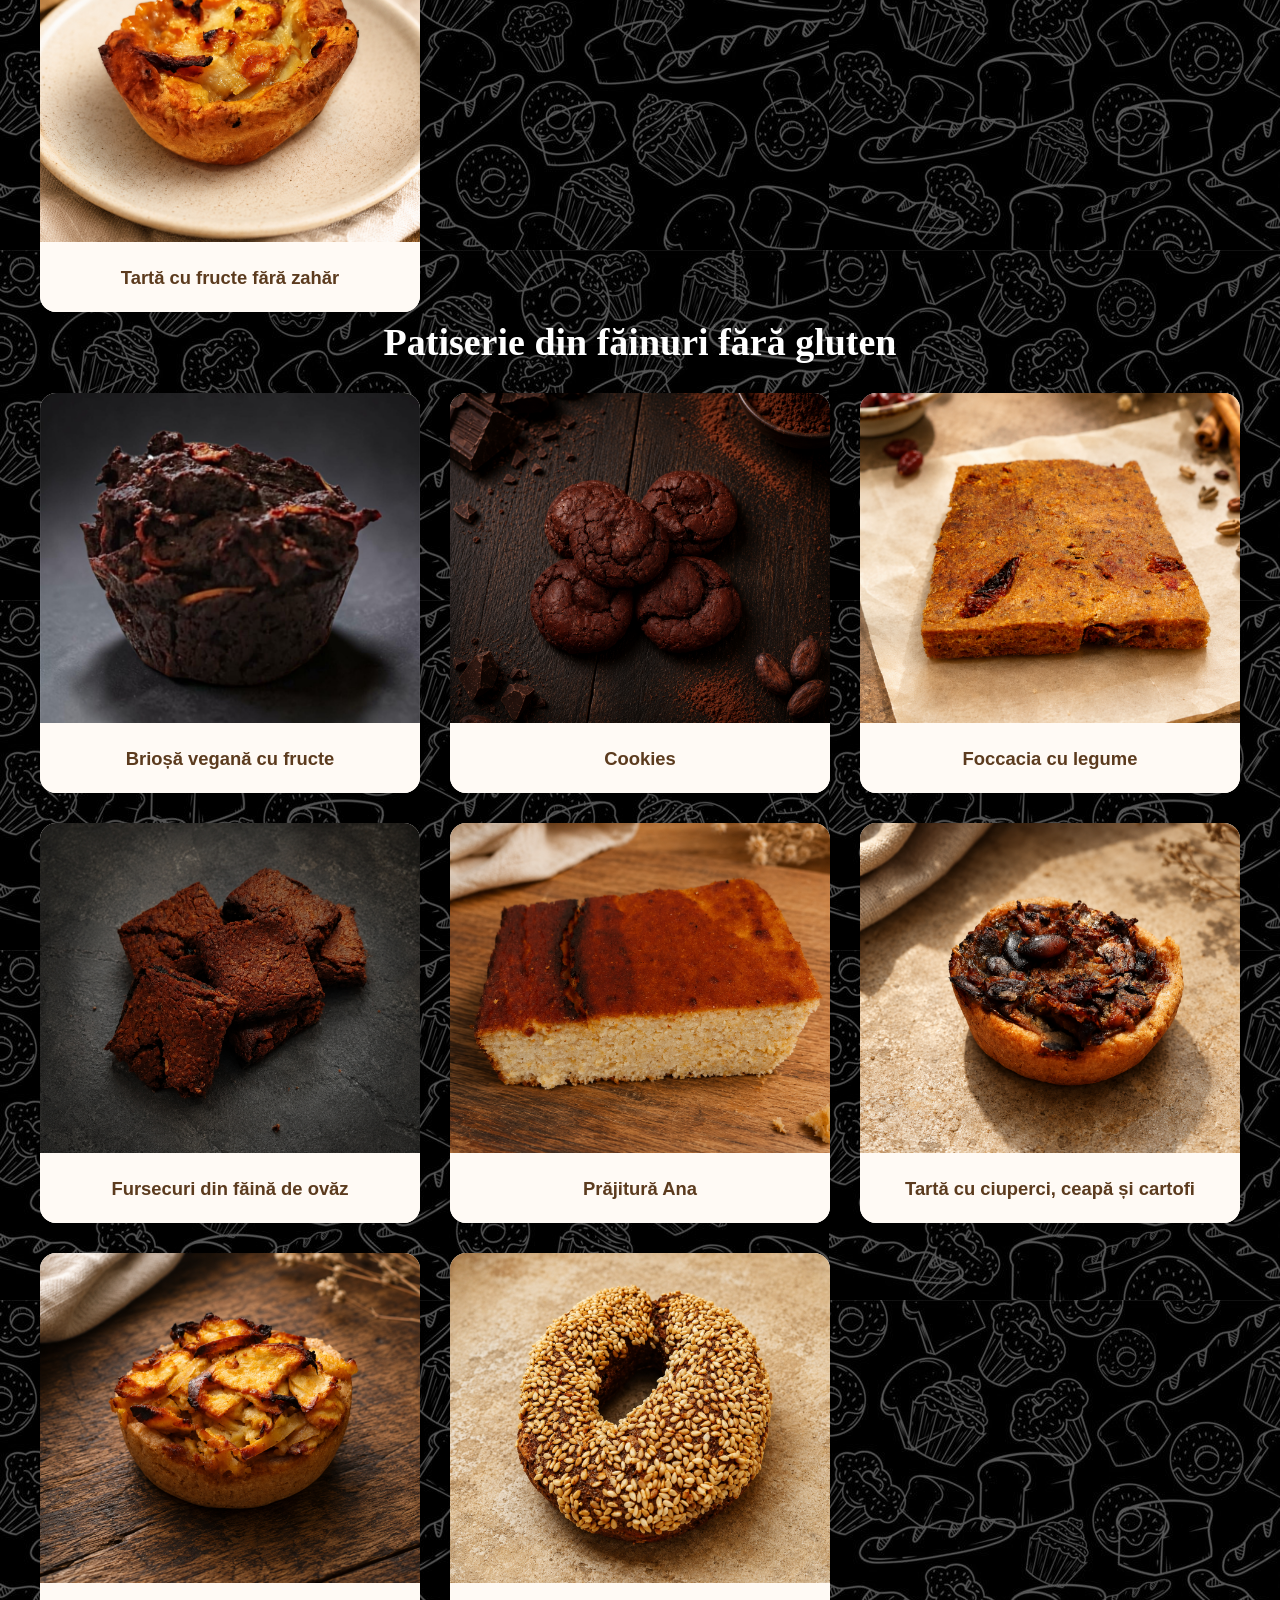
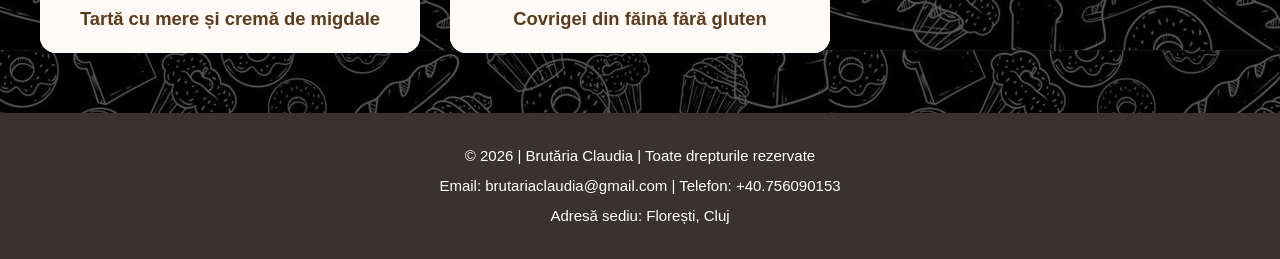
<file: products.html>
<!DOCTYPE html>
<html lang="ro">

<head>
    <meta charset="UTF-8">
    <meta name="viewport" content="width=device-width, initial-scale=1.0">

    <title>Brutăria Claudia</title>

    <link rel="stylesheet" href="styleMainPage.css">
    <link rel="stylesheet" href="header.css">
    <link rel="stylesheet" href="footer.css">
    <link rel="stylesheet" href="base.css">
    <link rel="stylesheet" href="generalButton.css">
    <link rel="stylesheet" href="cardProduct.css">
</head>

<body>

    <div class="header">
        <div class="logo">
            <img src="logomic.jpg" alt="Logo Brutărie">
            <h1>Brutăria Claudia</h1>
        </div>

        <div class="nav-links" id="navLinks">
            <a href="index.html">ACASĂ</a>

            <div class="dropdown" id="productsDropdown">
                <a href="products.html" class="dropbtn">PRODUSE ▾</a>

                <div class="dropdown-content">
                    <a href="products.html#paine-maia">Pâine cu maia</a>
                    <a href="products.html#paine-fara-gluten">Pâine fără gluten</a>
                    <a href="products.html#patiserie">Patiserie</a>
                    <a href="products.html#patiserie-fara-gluten">Patiserie fără gluten</a>
                </div>
            </div>

            <a href="index.html#magazine">MAGAZINE</a>
            <a href="desprenoi.html">DESPRE NOI</a>
            <a href="contact.html">CONTACT</a>

            
        </div>
        <button class="menu-toggle" onclick="toggleMenu()">☰</button>
    </div>


    <section class="products-section">
        <h2 id="paine-maia">Pâine cu maia</h2>

        <div class="products-grid">
            <div class="product-card">
                <div class="product-card-inner">
                    <div class="product-card-front">
                        <img src="bagheta.png" alt="Pâine rustică">
                        <h3>Baghetă 300g</h3>
                    </div>
                    <div class="product-card-back">
                        <h3 class="titlu">Baghetă 300g</h3>
                        <p><b>Ingrediente:</b> făină albă de grâu 650 Eco, apă, maia naturală de grâu, făină integrală
                            de grâu Eco, făină de secară Eco, sare.</p>
                        <p><b>Declarație nutrițională:</b> / 100g - Valoare energetică: 1094,82KJ / 260,67 kcal. Lipide
                            0,91g din care saturate 0,27g. Glucide 53,85g din care zaharuri 0,45g. Proteine 7,66g. Sare
                            1,43g.</p>
                    </div>
                </div>
            </div>

            <div class="product-card">
                <div class="product-card-inner">
                    <div class="product-card-front">
                        <img src="ciabatta.png" alt="Croissant cu unt">
                        <h3>Ciabatta</h3>
                    </div>
                    <div class="product-card-back">
                        <h3 class="titlu">Ciabatta</h3>
                        <p><b>Ingrediente:</b> făină albă de grâu 650 bio, apă, maia naturală de grâu, făină integrală
                            de grâu bio, făină de secară, sare.</p>
                        <p><b>Declarație nutrițională:</b> / 100g - Valoare energetică: 1094,82 KJ / 260.67 kcal. Lipide
                            0,91g din care saturate 0,27g. Glucide 53,85g din care zaharuri 0,45g. Proteine 7,66g. Sare
                            1,43g.</p>
                    </div>
                </div>
            </div>

            <div class="product-card">
                <div class="product-card-inner">
                    <div class="product-card-front">
                        <img src="foccacialegume.png" alt="Cozonac">
                        <h3>Foccacia cu legume 120g</h3>
                    </div>
                    <div class="product-card-back">
                        <h3 class="titlu">Foccacia cu legume 120g</h3>
                        <p><b>Ingrediente:</b> făină albă de grâu, apă, făină integrală de grâu, făină de secară, sare,
                            piper, legume, maia.</p>
                        <p><b>Declarație nutrițională:</b> / 100g - Valoare energetică: 865,58 KJ / 206,09 kcal. Lipide
                            2,33g din care saturate 0,39g. Glucide 39,39g din care zaharuri 2,06g. Proteine 5,59g. Sare
                            1,57g.</p>
                    </div>
                </div>
            </div>

            <div class="product-card">
                <div class="product-card-inner">
                    <div class="product-card-front">
                        <img src="paineacasei.png" alt="Pâine rustică">
                        <h3>Pâinea casei 500g/ 800g/ 1500g</h3>
                    </div>
                    <div class="product-card-back">
                        <h3 class="titlu">Pâinea casei 500g/ 800g/ 1500g</h3>
                        <p><b>Ingrediente:</b> făină albă de grâu 650 Eco, apă, maia naturală de grâu, făină integrală
                            de grâu Eco, făină de secară, sare.</p>
                        <p><b>Declarație nutrițională:</b> / 100g - Valoare energetică: 1094,82 KJ / 260,67kcal. Lipide
                            0,91g din care saturate 0,27g. Glucide 53,85g din care zaharuri 0,45g. Proteine 7,66g. Sare
                            1,43g.</p>
                    </div>
                </div>
            </div>

            <div class="product-card">
                <div class="product-card-inner">
                    <div class="product-card-front">
                        <img src="painechimen.png" alt="Pâine rustică">
                        <h3>Pâine cu chimen și semințe de dovleac</h3>
                    </div>
                    <div class="product-card-back">
                        <h3 class="titlu">Pâine cu chimen și semințe de dovleac</h3>
                        <p><b>Ingrediente:</b> apă, făină de grâu 650 Eco, făină de secară, semințe de dovleac (3,64%),
                            semințe de chimen (0,73%), sare, maia.</p>
                        <p><b>Declarație nutrițională:</b> / 100g - Valoare energetică: 964,66 KJ / 229,68kcal. Lipide
                            0,96g din care saturate 0,20g. Glucide 38,86g din care zaharuri 0,05g. Proteine 9g. Sare
                            1,37g.</p>
                    </div>
                </div>
            </div>

            <div class="product-card">
                <div class="product-card-inner">
                    <div class="product-card-front">
                        <img src="painedovleac.png" alt="Pâine rustică">
                        <h3>Pâine cu chimen și semințe de dovleac pe vatră</h3>
                    </div>
                    <div class="product-card-back">
                        <h3 class="titlu">Pâine cu chimen și semințe de dovleac pe vatră</h3>
                        <p><b>Ingrediente:</b> </p>
                        <p><b>Declarație nutrițională:</b> </p>
                    </div>
                </div>
            </div>

            <div class="product-card">
                <div class="product-card-inner">
                    <div class="product-card-front">
                        <img src="einkorn.png" alt="Pâine rustică">
                        <h3>Paine Einkorn 500g</h3>
                    </div>
                    <div class="product-card-back">
                        <h3 class="titlu">Paine Einkorn 500g</h3>
                        <p><b>Ingrediente:</b> făină de Einkorn bio, maia din făină de grâu, sare.</p>
                        <p><b>Declarație nutrițională:</b> / 100g - Valoare energetică: 904,26KJ / 217,30kcal. Lipide
                            2,05g din care saturate 0,04g. Glucide 38,86g din care zaharuri 0,05g. Proteine 9g. Sare
                            1,37g.</p>
                    </div>
                </div>
            </div>

            <div class="product-card">
                <div class="product-card-inner">
                    <div class="product-card-front">
                        <img src="paineintegrala.png" alt="Pâine rustică">
                        <h3>Pâine integrală de grâu 500g</h3>
                    </div>
                    <div class="product-card-back">
                        <h3 class="titlu">Pâine integrală de grâu 500g</h3>
                        <p><b>Ingrediente:</b> făină integrală de grâu Eco, apă, maia naturala de grâu, sare.</p>
                        <p><b>Declarație nutrițională:</b> / 100g - Valoare energetică: 11134,30kJ / 270,07kcal. Lipide
                            1,44g din care saturate 0,23g. Glucide 53,85g din care zaharuri 0,32g. Proteine 9,75g. Sare
                            1,53g.</p>
                    </div>
                </div>
            </div>

            <div class="product-card">
                <div class="product-card-inner">
                    <div class="product-card-front">
                        <img src="painesecara.png" alt="Pâine rustică">
                        <h3>Pâine integrală de secară 500g</h3>
                    </div>
                    <div class="product-card-back">
                        <h3 class="titlu">Pâine integrală de secară 500g</h3>
                        <p><b>Ingrediente:</b> făină de secară, apă, maia naturală de secară, sare.</p>
                        <p><b>Declarație nutrițională:</b> / 100g - Valoare energetică: 957,1KJ / 227,88 kcal. Lipide
                            0,98g din care saturate 0,16g. Glucide 47,83g din care zaharuri 0,88g. Proteine 5,07g. Sare
                            0,92g.</p>
                    </div>
                </div>
            </div>

            <div class="product-card">
                <div class="product-card-inner">
                    <div class="product-card-front">
                        <img src="spelta.png" alt="Pâine rustică">
                        <h3>Pâine integrală spelta 500g</h3>
                    </div>
                    <div class="product-card-back">
                        <h3 class="titlu">Pâine integrală spelta 500g</h3>
                        <p><b>Ingrediente:</b> făină spelta bio, maia din făină de grâu, sare.</p>
                        <p><b>Declarație nutrițională:</b> / 100g - Valoare energetică: 1101,29KJ / 262,61 kcal. Lipide
                            0,11g din care saturate 0,04g. Glucide 54,65g din care zaharuri 0,05g. Proteine 9,05g. Sare
                            1,10g.</p>
                    </div>
                </div>
            </div>
        </div>


        <h2 id="paine-fara-gluten">Pâine cu maia din făinuri fără gluten</h2>

        <div class="products-grid">
            <div class="product-card">
                <div class="product-card-inner">
                    <div class="product-card-front">
                        <img src="baghetafaragluten.png" alt="Pâine rustică">
                        <h3>Baghetă fără gluten</h3>
                    </div>
                    <div class="product-card-back">
                        <h3 class="titlu">Baghetă fără gluten</h3>
                        <p><b>Ingrediente:</b> </p>
                        <p><b>Declarație nutrițională:</b> </p>
                    </div>
                </div>
            </div>

            <div class="product-card">
                <div class="product-card-inner">
                    <div class="product-card-front">
                        <img src="painehriscafara.png" alt="Croissant cu unt">
                        <h3>Pâine din hrișcă 500g</h3>
                    </div>
                    <div class="product-card-back">
                        <h3 class="titlu">Pâine din hrișcă 500g</h3>
                        <p><b>Ingrediente:</b> făină de hrișcă (52.63%), maia cu făină de mei (19.13%), semințe de
                            floarea soarelui (14.35), făină de cânepă (7.45%), tărâțe psyllium (4,30%), sare.</p>
                        <p><b>Declarație nutrițională:</b> / 100g - Valoare nutrițională: 908,46KJ / 216,3kcal. Lipide
                            5,74g din care saturate 0,21g. Glucide 32,58g din care zaharuri 1,17g. Proteine 7,16g. Sare
                            0,98g.</p>
                    </div>
                </div>
            </div>

            <div class="product-card">
                <div class="product-card-inner">
                    <div class="product-card-front">
                        <img src="paineseminte.png" alt="Cozonac">
                        <h3>Pâine cu semințe din făinuri fără gluten 500g</h3>
                    </div>
                    <div class="product-card-back">
                        <h3 class="titlu">Pâine cu semințe din făinuri fără gluten 500g</h3>
                        <p><b>Ingrediente:</b> făină de hrișcă bio (25,42%), maia din făină de hrișcă (12.71), amidon de
                            cartof, făină de orez bio integral (4,23), făină de quinoa bio (4,23%), semințe de dovleac
                            (4.23%), tărâțe psyllium, semințe de mac (1.72%), sare.</p>
                        <p><b>Declarație nutrițională:</b> / 100g - Valoare nutrițională: 1012,83KJ / 241,15kcal. Lipide
                            3,44g din care saturate 0,66g. Glucide 43,76g din care zaharuri 1,24g. Proteine 7,25g. Sare
                            1,53g.</p>
                    </div>
                </div>
            </div>

            <div class="product-card">
                <div class="product-card-inner">
                    <div class="product-card-front">
                        <img src="painedesorg.png" alt="Pâine rustică">
                        <h3>Pâine de sorg 700g</h3>
                    </div>
                    <div class="product-card-back">
                        <h3 class="titlu">Pâine de sorg 700g</h3>
                        <p><b>Ingrediente:</b> făină de sorg bio (20%), amidon de cartofi (20%), făină de năut (2.5 %),
                            maia din făină de mei (10%), tărâțe psyllium (2.5 %), sare, apă.</p>
                        <p><b>Declarație nutrițională:</b> </p>
                    </div>
                </div>
            </div>

            <div class="product-card">
                <div class="product-card-inner">
                    <div class="product-card-front">
                        <img src="delicioasa.png" alt="Pâine rustică">
                        <h3>Delicioasa - pâine cu făină de ovăz și sorg 700g</h3>
                    </div>
                    <div class="product-card-back">
                        <h3 class="titlu">Delicioasa - pâine cu făină de ovăz și sorg 700g</h3>
                        <p><b>Ingrediente:</b> amidon din cartofi, maia din făină de orez, făină de ovăz, făină de orez,
                            tărâțe de psyllium, semințe de in măcinate, sare, apă.</p>
                        <p><b>Declarație nutrițională:</b> / 100g - Valoare nutrițională: 209.5kcal. Lipide 3,1g.
                            Glucide 38,16g. Proteine 4,8g. Fibre 5,95g. Sare 0,98g.</p>
                    </div>
                </div>
            </div>

            <div class="product-card">
                <div class="product-card-inner">
                    <div class="product-card-front">
                        <img src="chilahrisca.png" alt="Croissant cu unt">
                        <h3>Chifle din hrișcă</h3>
                    </div>
                    <div class="product-card-back">
                        <h3 class="titlu">Chifle din hrișcă</h3>
                        <p><b>Ingrediente:</b> făină de hrișcă (52.63%), maia cu făină de mei (19.13%), semințe de
                            floarea soarelui (14.35%), făină de cânepă (7.45%), tărâțe psyllium (4,30%), sare.</p>
                        <p><b>Declarație nutrițională:</b> / 100g - Valoarea nutrițională: 908,46KJ / 216,30 kcal.
                            Lipide 5,74g din care saturate 0,21g. Glucide 32,58g din care zaharuri 1,17g. Proteine
                            7,16g. Sare 0,98g.</p>
                    </div>
                </div>
            </div>
        </div>

        <h2 id="patiserie">Patiserie</h2>

        <div class="products-grid">
            <div class="product-card">
                <div class="product-card-inner">
                    <div class="product-card-front">
                        <img src="baiglimac.png" alt="Cozonac">
                        <h3>Baigli cu mac 500g</h3>
                    </div>
                    <div class="product-card-back">
                        <h3 class="titlu">Baigli cu mac 500g</h3>
                        <p><b>Ingrediente:</b> făină de grâu, zahăr, ou, unt, mac (16,95%), apă, maia naturală de grâu,
                            ulei, făină de secară, esență de lămâie, sare.</p>
                        <p><b>Declarație nutrițională:</b> / 100g - Valoare nutrițională: 1556,86KJ / 370,68kcal. Lipide
                            16,69g din care saturate 4g. Glucide 43,87g din care zaharuri 22,42g. Proteine 8,68g. Sare
                            0,40g.</p>
                    </div>
                </div>
            </div>

            <div class="product-card">
                <div class="product-card-inner">
                    <div class="product-card-front">
                        <img src="baiglinuca.png" alt="Pâine rustică">
                        <h3>Baigli cu nucă 500g</h3>
                    </div>
                    <div class="product-card-back">
                        <h3 class="titlu">Baigli cu nucă 500g</h3>
                        <p><b>Ingrediente:</b> făină de grâu, zahăr, nucă (23,44%), ou, unt, apă, maia naturală de grâu,
                            ulei de floarea soarelui, făină de secară, sare.</p>
                        <p><b>Declarație nutrițională:</b> / 100g - Valoare nutrițională: 1781,35KJ / 424,13kcal. Lipide
                            24,28g din care saturate 4,48g. Glucide 39,99g din care zaharuri 17,47g. Proteine 8,38g.
                            Sare 0,37g.</p>
                    </div>
                </div>
            </div>

            <div class="product-card">
                <div class="product-card-inner">
                    <div class="product-card-front">
                        <img src="baiglimacfara.png" alt="Pâine rustică">
                        <h3>Baigli fără zahăr cu mac 500g</h3>
                    </div>
                    <div class="product-card-back">
                        <h3 class="titlu">Baigli fără zahăr cu mac 500g</h3>
                        <p><b>Ingrediente:</b> făină albă de grâu, curmale, mac (29,17%), apă, ulei de floarea soarelui,
                            maia naturală de grâu, miere, făină de secară, esență de portocale, sare.</p>
                        <p><b>Declarație nutrițională:</b> / 100g - Valoare nutrițională: 1833,81KJ / 436,62kcal. Lipide
                            28,8g din care saturate 2,53g. Glucide 37,55g din care zaharuri 13,61g. Proteine 8,15g. Sare
                            0,84g.</p>
                    </div>
                </div>
            </div>

            <div class="product-card">
                <div class="product-card-inner">
                    <div class="product-card-front">
                        <img src="baiglinucafara.png" alt="Pâine rustică">
                        <h3>Baigli fără zahăr cu nucă 500g</h3>
                    </div>
                    <div class="product-card-back">
                        <h3 class="titlu">Baigli fără zahăr cu nucă 500g</h3>
                        <p><b>Ingrediente:</b> făină albă de grâu, curmale, nucă (29,17%), apă, ulei de floarea
                            soarelui, maia naturală de grâu, miere, făină de secară, sare.</p>
                        <p><b>Declarație nutrițională:</b> / 100g - Valoare nutrițională: 1833,81KJ / 436,62kcal. Lipide
                            28,8g din care saturate 2,53g. Glucide 37,55g din care zaharuri 13,61g. Proteine 8,15g. Sare
                            0,84g.</p>
                    </div>
                </div>
            </div>

            <div class="product-card">
                <div class="product-card-inner">
                    <div class="product-card-front">
                        <img src="branzoaica.png" alt="Pâine rustică">
                        <h3>Brânzoaică 120g</h3>
                    </div>
                    <div class="product-card-back">
                        <h3 class="titlu">Brânzoaică 120g</h3>
                        <p><b>Ingrediente:</b> făină de grâu, urdă (30%), zahăr, ou, unt, apă, merișoare, maia naturală
                            de grâu, ulei de florea soarelui, făină de secară, sare.</p>
                        <p><b>Declarație nutrițională:</b> / 100g - Valoare nutrițională: 1321,66KJ / 314,68kcal. Lipide
                            13,89g din care saturate 5,84g. Glucide 35,61g din care zaharuri 15,91g. Proteine 9,63g.
                            Sare 0,36g.</p>
                    </div>
                </div>
            </div>

            <div class="product-card">
                <div class="product-card-inner">
                    <div class="product-card-front">
                        <img src="briosavanilie.png" alt="Pâine rustică">
                        <h3>Brioșă cu vanilie</h3>
                    </div>
                    <div class="product-card-back">
                        <h3 class="titlu">Brioșă cu vanilie</h3>
                        <p><b>Ingrediente:</b> cremă de vanilie (38,47%), făină albă de grâu, unt, apă, lapte, ouă,
                            zahăr, ulei de floarea soarelui, amidon de cartof, făină de secară, vanilie bourbon, sare.
                        </p>
                        <p><b>Declarație nutrițională:</b> / 100g - Valoare nutrițională: 1590,92KJ / 378,79kcal. Lipide
                            14,20g din care saturate 5,21g. Glucide 53,04g din care zaharuri 14,35g. Proteine 7,13g.
                            Sare 0,50g.</p>
                    </div>
                </div>
            </div>

            <div class="product-card">
                <div class="product-card-inner">
                    <div class="product-card-front">
                        <img src="chifla.png" alt="Pâine rustică">
                        <h3>Chiflă burger</h3>
                    </div>
                    <div class="product-card-back">
                        <h3 class="titlu">Chiflă burger</h3>
                        <p><b>Ingrediente:</b> făină albă de grâu, ou, unt, apă, zahăr, maia naturală de grâu, ulei de
                            floarea soarelui, făină de secară, sare.</p>
                        <p><b>Declarație nutrițională:</b> / 100g - Valoare nutrițională: 1782,06KJ / 424,30kcal. Lipide
                            17,40g din care saturate 4,64g. Glucide 58,68g din care zaharuri 11,60g. Proteine 8,34g.
                            Sare 0,82g.</p>
                    </div>
                </div>
            </div>

            <div class="product-card">
                <div class="product-card-inner">
                    <div class="product-card-front">
                        <img src="ciocolata.png" alt="Pâine rustică">
                        <h3>Ciocolată cu lapte</h3>
                    </div>
                    <div class="product-card-back">
                        <h3 class="titlu">Ciocolată cu lapte</h3>
                        <p><b>Ingrediente:</b> zahăr, lapte praf, unt, lapte, cacao, vanilie bourbon, sare.</p>
                        <p><b>Declarație nutrițională:</b> / 100g - Valoare nutrițională: 1923,98KJ / 458,09kcal. Lipide
                            25,37g din care saturate 13,10g. Glucide 45,39g din care zaharuri 45,39g. Proteine 8,79g.
                            Sare 0,28g.</p>
                    </div>
                </div>
            </div>

            <div class="product-card">
                <div class="product-card-inner">
                    <div class="product-card-front">
                        <img src="ciocolatanuca.png" alt="Pâine rustică">
                        <h3>Ciocolată cu lapte și nucă</h3>
                    </div>
                    <div class="product-card-back">
                        <h3 class="titlu">Ciocolată cu lapte și nucă</h3>
                        <p><b>Ingrediente:</b> zahăr, lapte praf, unt, nucă (9,98%), lapte, cacao, vanilie bourbon,
                            sare.</p>
                        <p><b>Declarație nutrițională:</b> / 100g - Valoare nutrițională: 2065,31KJ / 491,74kcal. Lipide
                            30.58g din care saturate 12,54g. Glucide 41,99g din care zaharuri 41,12g. Proteine 9,38g.
                            Sare 0,25.</p>
                    </div>
                </div>
            </div>

            <div class="product-card">
                <div class="product-card-inner">
                    <div class="product-card-front">
                        <img src="corncioco.png" alt="Pâine rustică">
                        <h3>Corn cu ciocolată</h3>
                    </div>
                    <div class="product-card-back">
                        <h3 class="titlu">Corn cu ciocolată</h3>
                        <p><b>Ingrediente:</b> făină albă de grâu, ciocolată cu lapte (21.05%), ou, unt, apă, zahăr,
                            maia naturală de grâu, ulei de floarea soarelui, făină de secară, sare.</p>
                        <p><b>Declarație nutrițională:</b> / 100g - Valoare nutrițională: 1898,15KJ / 451,94kcal. Lipide
                            18,03g din care saturate 4,44g. Glucide 62,17g din care zaharuri 24,83g. Proteine 7,16g.
                            Sare 0,56g.</p>
                    </div>
                </div>
            </div>

            <div class="product-card">
                <div class="product-card-inner">
                    <div class="product-card-front">
                        <img src="cozonacmac.png" alt="Pâine rustică">
                        <h3>Cozonac cu mac 700g </h3>
                    </div>
                    <div class="product-card-back">
                        <h3 class="titlu">Cozonac cu mac 700g</h3>
                        <p><b>Ingrediente:</b> făină de grâu bio tip 650, zahăr, ou, unt, lapte 3.5% grăsime, mac
                            (16,95%), apă, maia naturală de grâu, făină de secară, vanilie de Madagascar, extract de
                            lămâie, sare.</p>
                        <p><b>Declarație nutrițională:</b> / 100g - Valoare nutrițională: 1556,86KJ / 370,68kcal. Lipide
                            16,69g din care saturate 4g. Glucide 43,87g din care zaharuri 22,42g. Proteine 8,68g. Sare
                            0,40g.</p>
                    </div>
                </div>
            </div>

            <div class="product-card">
                <div class="product-card-inner">
                    <div class="product-card-front">
                        <img src="cozonacnuca.png" alt="Pâine rustică">
                        <h3>Cozonac cu nucă 700g</h3>
                    </div>
                    <div class="product-card-back">
                        <h3 class="titlu">Cozonac cu nucă 700g</h3>
                        <p><b>Ingrediente:</b> făină de grâu bio tip 650, zahăr, nucă (23,44%), ou, unt, apă, maia
                            naturală de grâu, lapte 3.5%, merișoare, cacao, făină de secară, vanilie de Madagascar,
                            extract de lămâie, sare.</p>
                        <p><b>Declarație nutrițională:</b> / 100g - Valoare nutrițională: 1781,35KJ / 424,13kcal. Lipide
                            24,28g din care saturate 4,48g. Glucide 39,99g din care zaharuri 17,47g. Proteine 8,38g.
                            Sare 0,37g.</p>
                    </div>
                </div>
            </div>

            <div class="product-card">
                <div class="product-card-inner">
                    <div class="product-card-front">
                        <img src="croissant.png" alt="Pâine rustică">
                        <h3>Croissant</h3>
                    </div>
                    <div class="product-card-back">
                        <h3 class="titlu">Croissant</h3>
                        <p><b>Ingrediente:</b> făină de grâu tip 650, apă, unt, făină de grâu de tip 550, zahăr, făină
                            de secară, ulei de floarea-soarelui, ouă, sare.</p>
                        <p><b>Declarație nutrițională:</b> / 100g - Valoare nutrițională: 1633,17KJ / 389,78kcal. Lipide
                            23,23g din care saturate 14,29g. Glucide 39,58g din care zaharuri 6,09g. Proteine 4,89g.
                            Sare 0,69g.</p>
                    </div>
                </div>
            </div>

            <div class="product-card">
                <div class="product-card-inner">
                    <div class="product-card-front">
                        <img src="fursecuricunucacuzahar.png" alt="Pâine rustică">
                        <h3>Fursecuri cu nucă</h3>
                    </div>
                    <div class="product-card-back">
                        <h3 class="titlu">Fursecuri cu nucă</h3>
                        <p><b>Ingrediente:</b> făină de grâu, magiun de prune, unt, nucă, zahăr (14,16%), ou, vanilie
                            bourbon, sare, praf de copt.</p>
                        <p><b>Declarație nutrițională:</b> / 100g - Valoare nutrițională: 1870,85KJ / 445,44kcal. Lipide
                            22,10g din care saturate 6,20g. Glucide 50,97g din care zaharuri 28,16g. Proteine 6,63g.
                            Sare 0,36g.</p>
                    </div>
                </div>
            </div>
            <!--
            <div class="product-card">
                <div class="product-card-inner">
                    <div class="product-card-front">
                        <img src="" alt="Pâine rustică">
                        <h3>Fursecuri cu nucă fără zahăr</h3>
                    </div>
                    <div class="product-card-back">
                        <h3 class="titlu">Fursecuri cu nucă fără zahăr</h3>
                        <p><b>Ingrediente:</b> făină de grâu, magiun de prune, curmale, unt, nucă, ou, praf de copt, sare.</p>
                        <p><b>Declarație nutrițională:</b> / 100g - Valoare nutrițională: 1681,22KJ / 400,29cal. Lipide 20,68g din care saturate 5,38g. Glucide 43,85g din care zaharuri 22,69g. Proteine 6,87g. Sare 0,87g.</p>
                    </div>
                </div>
            </div>-->

            <div class="product-card">
                <div class="product-card-inner">
                    <div class="product-card-front">
                        <img src="grisine.png" alt="Pâine rustică">
                        <h3>Grisine</h3>
                    </div>
                    <div class="product-card-back">
                        <h3 class="titlu">Grisine</h3>
                        <p><b>Ingrediente:</b> făină albă de grâu, maia din făină de grâu, făină integral de grâu, apă,
                            ulei de măsline, sare, rozmarin.</p>
                        <p><b>Declarație nutrițională:</b> / 100g - Valoare nutrițională: 1264,75KJ / 301,13kcal. Lipide
                            7,84g din care saturate 1,15g. Glucide 47,565g din care zaharuri 0,47g. Proteine 8,01g. Sare
                            1,34g.</p>
                    </div>
                </div>
            </div>

            <div class="product-card">
                <div class="product-card-inner">
                    <div class="product-card-front">
                        <img src="linzer.png" alt="Pâine rustică">
                        <h3>Linzer</h3>
                    </div>
                    <div class="product-card-back">
                        <h3 class="titlu">Linzer</h3>
                        <p><b>Ingrediente:</b> făină de grâu, magiun de prune, unt, smântână, zahăr, ou, praf de copt,
                            vanilie bourbon, esență de lămâie, nucă.</p>
                        <p><b>Declarație nutrițională:</b> / 100g - Valoare nutrițională: 2318,07KJ / 551,92kcal. Lipide
                            23,78g din care saturate 12,04g. Glucide 73,95g din care zaharuri 41,90g. Proteine 6,72g.
                            Sare 0g.</p>
                    </div>
                </div>
            </div>
            <!-- SCOATEM TEMPORAR 
            <div class="product-card">
                <div class="product-card-inner">
                    <div class="product-card-front">
                        <img src="" alt="Pâine rustică">
                        <h3>Mălai</h3>
                    </div>
                    <div class="product-card-back">
                        <h3 class="titlu">Mălai</h3>
                        <p><b>Ingrediente:</b> iaurt, griș, făină de mălai, ouă, ulei de floarea soarelui, făină de grâu, zahăr, praf de copt, extract de lămâie, sare.</p>
                        <p><b>Declarație nutrițională:</b> / 100g - Valoare nutrițională: 1258,11KJ / 299,55kcal. Lipide 10,58g din care saturate 1,33g. Glucide 43,67g din care zaharuri 15,48g. Proteine 5,39g. Sare 0,85g.</p>
                    </div>
                </div>
            </div>-->

            <div class="product-card">
                <div class="product-card-inner">
                    <div class="product-card-front">
                        <img src="melci.png" alt="Pâine rustică">
                        <h3>Melci cu brânză de burduf și ceapă</h3>
                    </div>
                    <div class="product-card-back">
                        <h3 class="titlu">Melci cu brânză de burduf și ceapă</h3>
                        <p><b>Ingrediente:</b> brânză de burduf (27,78%), făină de grâu, ceapă rosie (9,26%), ouă, unt,
                            apă, zahăr, ulei, făină de secară, sare.</p>
                        <p><b>Declarație nutrițională:</b> / 100g - Valoare nutrițională: 1375,97KJ / 327,61kcal. Lipide
                            16,52g din care saturate 7,29g. Glucide 32,28g din care zaharuri 6,45g. Proteine 10,15g.
                            Sare 1g.</p>
                    </div>
                </div>
            </div>

            <div class="product-card">
                <div class="product-card-inner">
                    <div class="product-card-front">
                        <img src="melcinuca.png" alt="Pâine rustică">
                        <h3>Melci cu nucă</h3>
                    </div>
                    <div class="product-card-back">
                        <h3 class="titlu">Melci cu nucă</h3>
                        <p><b>Ingrediente:</b> făină albă de grâu, nucă (20,41%), curmale, ulei de floarea soarelui,
                            maia din făiă de grâu, miere, făină de secară, sare.</p>
                        <p><b>Declarație nutrițională:</b> / 100g - Valoare nutrițională: 1621,24KJ / 386,01kcal. Lipide
                            22,13g din care saturate 1,62g. Glucide 36,48g din care zaharuri 9,90g. Proteine 7,47g. Sare
                            0,68g.</p>
                    </div>
                </div>
            </div>

            <div class="product-card">
                <div class="product-card-inner">
                    <div class="product-card-front">
                        <img src="minichec.png" alt="Pâine rustică">
                        <h3>Mini-chec</h3>
                    </div>
                    <div class="product-card-back">
                        <h3 class="titlu">Mini-chec</h3>
                        <p><b>Ingrediente:</b> maia cu făină de grâu, ciocolată neagră, ciocolată cu lapte, unt, zahăr,
                            ou, sare, praf de copt.</p>
                        <p><b>Declarație nutrițională:</b> / 100g - Valoare nutrițională: 1532,58KJ / 364,90kcal. Lipide
                            24,40g din care saturate 12,02g. Glucide 29,51g din care zaharuri 19,81g. Proteine 4,14g.
                            Sare 1,64g.</p>
                    </div>
                </div>
            </div>
            <!--
            <div class="product-card">
                <div class="product-card-inner">
                    <div class="product-card-front">
                        <img src="" alt="Pâine rustică">
                        <h3>Pandișpan</h3>
                    </div>
                    <div class="product-card-back">
                        <h3 class="titlu">Pandișpan</h3>
                        <p><b>Ingrediente:</b> ou, merișoare, zahăr, făină albă de grâu, ulei, praf de copt, esență de vanilie.</p>
                        <p><b>Declarație nutrițională:</b> / 100g - Valoare nutrițională: 1169,66KJ / 278,49kcal. Lipide 7,09g din care saturate 1,36g. Glucide 45,60g din care zaharuri 1,36g. Proteine 6,74g. Sare 0g.</p>
                    </div>
                </div>
            </div>-->

            <div class="product-card">
                <div class="product-card-inner">
                    <div class="product-card-front">
                        <img src="pasca.png" alt="Pâine rustică">
                        <h3>Pască</h3>
                    </div>
                    <div class="product-card-back">
                        <h3 class="titlu">Pască</h3>
                        <p><b>Ingrediente:</b> făină de grâu, urda (30%), zahăr, ou, unt, gris, apă, stafide, maia
                            naturală de grâu, ulei de florea soarelui, făină de secară, vanilie bourbon, smântână,
                            esență de portocale, sare.</p>
                        <p><b>Declarație nutrițională:</b> / 100g - Valoare nutrițională: 1321,66KJ / 314,68kcal. Lipide
                            13,89g din care saturate 5,84g. Glucide 35,61g din care zaharuri 15,91g. Proteine 9,63g.
                            Sare 0,36g.</p>
                    </div>
                </div>
            </div>

            <div class="product-card">
                <div class="product-card-inner">
                    <div class="product-card-front">
                        <img src="placintavarza.png" alt="Pâine rustică">
                        <h3>Plăcintă cu varză</h3>
                    </div>
                    <div class="product-card-back">
                        <h3 class="titlu">Plăcintă cu varză</h3>
                        <p><b>Ingrediente:</b> varză (44,45%), făină albă de grâu, apă, curmale, ulei de floarea
                            soarelui, maia de făină de grâu, făină de secară, sare, piper negru.</p>
                        <p><b>Declarație nutrițională:</b> / 100g - Valoare nutrițională: 805,61KJ / 191,81kcal. Lipide
                            6,66g din care saturate 0,72g. Glucide 27,94g din care zaharuri 6,40g. Proteine 3,87g. Sare
                            0,84g.</p>
                    </div>
                </div>
            </div>

            <div class="product-card">
                <div class="product-card-inner">
                    <div class="product-card-front">
                        <img src="prajituramar.png" alt="Pâine rustică">
                        <h3>Prăjitură cu măr, magiun și nucă</h3>
                    </div>
                    <div class="product-card-back">
                        <h3 class="titlu">Prăjitură cu măr, magiun și nucă</h3>
                        <p><b>Ingrediente:</b> mere (34,19%), făină integrală de grâu, magiun de prune (10,26%), zahăr,
                            nucă (8,55%), ulei, apă, praf de copt, esență de portocale, gris, scorțișoară, sare.</p>
                        <p><b>Declarație nutrițională:</b> / 100g - Valoare nutrițională: 1693,74KJ / 405,27kcal. Lipide
                            13,84g din care saturate 1,55g. Glucide 62,15g din care zaharuri 38,66g. Proteine 4,81g.
                            Sare 0,17g.</p>
                    </div>
                </div>
            </div>

            <div class="product-card">
                <div class="product-card-inner">
                    <div class="product-card-front">
                        <img src="rudy.png" alt="Pâine rustică">
                        <h3>Prăjitură Rudy</h3>
                    </div>
                    <div class="product-card-back">
                        <h3 class="titlu">Prăjitură Rudy</h3>
                        <p><b>Ingrediente:</b> brânză dulce de vacă, zahăr, ouă, esență de lămâie, vanilie bourbon,
                            gris, făină albă de grâu, unt, cacao, praf de copt, sare, fructe de sezon.</p>
                        <p><b>Declarație nutrițională:</b> </p>
                    </div>
                </div>
            </div>

            <div class="product-card">
                <div class="product-card-inner">
                    <div class="product-card-front">
                        <img src="saratele.png" alt="Pâine rustică">
                        <h3>Sărățele cu telemea de oaie</h3>
                    </div>
                    <div class="product-card-back">
                        <h3 class="titlu">Sărățele cu telemea de oaie</h3>
                        <p><b>Ingrediente:</b> făină albă de grâu, telemea de oaie (26,58%), maia de făină de grâu, unt,
                            ou, sare, făină integrală de secară, apă, semințe de susan/chimen.</p>
                        <p><b>Declarație nutrițională:</b> / 100g - Valoarea nutrițională: 1224,39KJ / 291,39kcal.
                            Lipide 12,30g din care saturate 5,82g. Glucide 35,44g din care zaharuri 0,36g. Proteine
                            7,76g. Sare 1,29g.</p>
                    </div>
                </div>
            </div>

            <div class="product-card">
                <div class="product-card-inner">
                    <div class="product-card-front">
                        <img src="tarta.png" alt="Pâine rustică">
                        <h3>Tartă cu fructe fără zahăr</h3>
                    </div>
                    <div class="product-card-back">
                        <h3 class="titlu">Tartă cu fructe fără zahăr</h3>
                        <p><b>Ingrediente:</b> fructe de sezon (38,47%), făină alba de grâu, apă, curmale, maia din
                            făină de grâu, ulei, făină de secară, sare, conține urme de scorțișoară (0.05%) si amidon de
                            cartofi.</p>
                        <p><b>Declarație nutrițională:</b> / 100g - Valoarea nutrițională: 899,94KJ / 214,27kcal. Lipide
                            6,84g din care saturate 0,71g. Glucide 33,16g din care zaharuri 12,09g. Proteine 3,61g. Sare
                            0,41g.</p>
                    </div>
                </div>
            </div>
        </div>

        <h2 id="patiserie-fara-gluten">Patiserie din făinuri fără gluten</h2>

        <div class="products-grid">
            <div class="product-card">
                <div class="product-card-inner">
                    <div class="product-card-front">
                        <img src="briosafructe.jpg" alt="Pâine rustică">
                        <h3>Brioșă vegană cu fructe</h3>
                    </div>
                    <div class="product-card-back">
                        <h3 class="titlu">Brioșă vegană cu fructe</h3>
                        <p><b>Ingrediente:</b> fructe de sezon, miere, maia din făină de mei, apă, unt de cocos, cacao,
                            făină de in, tărâțe psyllium, praf de copt, sare.</p>
                        <p><b>Declarație nutrițională:</b> / 100g - Valoarea nutrițională: 1062,39KJ / 252,95kcal.
                            Lipide 11,52g din care saturate 7,15g. Glucide 30,22g din care zaharuri 20g. Proteine 5,34g.
                            Sare 0,80g.</p>
                    </div>
                </div>
            </div>

            <div class="product-card">
                <div class="product-card-inner">
                    <div class="product-card-front">
                        <img src="cookies.png" alt="Croissant cu unt">
                        <h3>Cookies</h3>
                    </div>
                    <div class="product-card-back">
                        <h3 class="titlu">Cookies</h3>
                        <p><b>Ingrediente:</b> ciocolată neagră, zahăr Muscovado, ou, fulgi de cocos, unt, esență de
                            vanilie, praf de copt, sare.</p>
                        <p><b>Declarație nutrițională:</b> / 100g - Valoare nutrițională: 1650,86KJ / 393,06kcal. Lipide
                            14,55g din care saturate 7,04g. Glucide 59,53g din care zaharuri 14,55g. Proteine 3,53g.
                            Sare 0,05.</p>
                    </div>
                </div>
            </div>

            <div class="product-card">
                <div class="product-card-inner">
                    <div class="product-card-front">
                        <img src="foccaciafara.png" alt="Cozonac">
                        <h3>Foccacia cu legume</h3>
                    </div>
                    <div class="product-card-back">
                        <h3 class="titlu">Foccacia cu legume</h3>
                        <p><b>Ingrediente:</b> amidon din cartof (43,1%), maia din făină de mei (17,24%), făină de sorg
                            (17,24%), făină de naut (8,62%), apa, psyllium (3,44%), legume (11,8%), ulei de măsline,
                            sare, piper.</p>
                        <p><b>Declarație nutrițională:</b> / 100g - Valoarea nutrițională: 855,92KJ / 203,79kcal. Lipide
                            2,89g din care saturate 0,44g. Glucide 40,42g din care zaharuri 3,26g. Proteine 2,81g. Sare
                            1,17g.</p>
                    </div>
                </div>
            </div>

            <div class="product-card">
                <div class="product-card-inner">
                    <div class="product-card-front">
                        <img src="fursecurinuca.png" alt="Pâine rustică">
                        <h3>Fursecuri din făină de ovăz</h3>
                    </div>
                    <div class="product-card-back">
                        <h3 class="titlu">Fursecuri din făină de ovăz</h3>
                        <p><b>Ingrediente:</b> făină de ovăz, magiun de prune, curmale, miez de nucă, ulei de măsline,
                            tărâțe psyllium, praf de copt, sare.</p>
                        <p><b>Declarație nutrițională:</b> / 100g - Valoarea nutrițională: 2500,81KJ / 595,43kcal.
                            Lipide 33,30g din care saturate 4,25g. Glucide 59,65g din care zaharuri 30,91g. Proteine
                            10,04g. Sare 1,02g.</p>
                    </div>
                </div>
            </div>

            <div class="product-card">
                <div class="product-card-inner">
                    <div class="product-card-front">
                        <img src="ana.png" alt="Pâine rustică">
                        <h3>Prăjitură Ana</h3>
                    </div>
                    <div class="product-card-back">
                        <h3 class="titlu">Prăjitură Ana</h3>
                        <p><b>Ingrediente:</b> brânză dulce de vacă, iaurt, mere, făină de mălai, făină de orez, făină
                            de migdale, praf de copt, ouă, sare, zahăr de mesteacăn, esență de vanilie.</p>
                        <p><b>Declarație nutrițională:</b> </p>
                    </div>
                </div>
            </div>

            <div class="product-card">
                <div class="product-card-inner">
                    <div class="product-card-front">
                        <img src="tartaciuperci.png" alt="Pâine rustică">
                        <h3>Tartă cu ciuperci, ceapă și cartofi</h3>
                    </div>
                    <div class="product-card-back">
                        <h3 class="titlu">Tartă cu ciuperci, ceapă și cartofi</h3>
                        <p><b>Ingrediente:</b> apă, ciuperci champignon (14%) ceapă rosie(13%), cartofi (11%), făină de
                            orez, ulei de cocos, făină de sorg, făină de migdale, amidon de cartofi, ulei de măsline,
                            semințe de dovleac, tărâțe psyllium, sare, cimbrișor, făină de in, piper negru.</p>
                        <p><b>Declarație nutrițională:</b> / 100g - Valoarea nutrițională: 1138,81kJ / 271,79 kcal.
                            Lipide 17,38g din care saturate 8,48g. Glucide 25,14g din care zaharuri 4,86g. Proteine
                            2,82g. Sare 0,62g.</p>
                    </div>
                </div>
            </div>

            <div class="product-card">
                <div class="product-card-inner">
                    <div class="product-card-front">
                        <img src="tartacremamigdalemarcopt.png" alt="Pâine rustică">
                        <h3>Tartă cu mere și cremă de migdale</h3>
                    </div>
                    <div class="product-card-back">
                        <h3 class="titlu">Tartă cu mere și cremă de migdale</h3>
                        <p><b>Ingrediente:</b> apă, făină de migdale (14%), zahăr de mesteacăn, făină de orez, ulei de
                            cocos, făină de sorg, ulei de măsline, curmale, mere (2.7%), faina de in, amidon de cartofi,
                            tarate psyllium, sare.</p>
                        <p><b>Declarație nutrițională:</b> / 100g - Valoare nutrițională: 1642,08KJ / 391,91kcal. Lipide
                            27,63g din care saturate 12,79g. Glucide 32,99g din care zaharuri 2,42g. Proteine 1,77g.
                            Sare 1,17g.</p>
                    </div>
                </div>
            </div>

            <div class="product-card">
                <div class="product-card-inner">
                    <div class="product-card-front">
                        <img src="covrigei.png" alt="Pâine rustică">
                        <h3>Covrigei din făină fără gluten</h3>
                    </div>
                    <div class="product-card-back">
                        <h3 class="titlu">Covrigei din făină fără gluten</h3>
                        <p><b>Ingrediente:</b> </p>
                        <p><b>Declarație nutrițională:</b> </p>
                    </div>
                </div>
            </div>
        </div>

    </section>

    <script src="toggleMenu.js"></script>


    <div class="footer">
        <p>© 2026 | Brutăria Claudia | Toate drepturile rezervate</p>
        <p>Email: brutariaclaudia@gmail.com | Telefon: +40.756090153</p>
        <p>Adresă sediu: Florești, Cluj</p>
    </div>
    <script src="rotateCard.js"></script>
</body>

</html>
</file>
<file: styleMainPage.css>
.hero {
    display: flex;
    justify-content: space-between;
    align-items: center;
    padding: 60px 60px 60px 60px;
    background-image: url('fundalproduse.png');
    /*background-image: linear-gradient(to bottom right,#4f4742, #ffffff );*/
    min-height: 668px;
}

.hero-text {
    max-width: 50%;
}

.hero-buttons {
    display: flex;
    gap: 20px;
}

.hero-text h2 {
    font-size: 52px;
    margin-bottom: 20px;
    font-family: Georgia, serif;
    color: #ffffff;
}

.hero-text p {
    font-size: 22px;
    margin-bottom: 30px;
    color: #ffffff;
}

.hero img {
    width: 40%;
    max-width: 500px;
    border-radius: 0;
    box-shadow: 0 6px 18px rgba(0, 0, 0, 0.18);
}


.section {
    padding: 70px 60px;
    text-align: center;
}


.section h2 {
    font-size: 38px;
    margin-bottom: 20px;
    color: #ffff;
    font-family: Georgia, serif;
}

.section p {
    font-size: 18px;
    margin-bottom: 35px;
}

.products-container {
    display: flex;
    justify-content: center;
    gap: 30px;
    flex-wrap: wrap;
}

.about-section {
    background-image: url('flourr.jpg');
    background-size: cover;
    background-position: center;
    padding: 90px 60px;
    display: flex;
    justify-content: center;
    align-items: center;
}

.about-paper {
    width: 70%;
    max-width: 950px;
    background-image: url('pergament.png');
    background-size: contain;
    background-repeat: no-repeat;
    background-position: 47% center;
    display: flex;
    justify-content: center;
    align-items: center;
    padding: 10% 12%;
}

.about-paper-content {
    width: 70%;
    text-align: center;
    color: #5a3b27;
}

.about-paper-content h2 {
    font-size: clamp(28px, 3vw, 42px);
    margin-bottom: 20px;
    font-family: Georgia, serif;
    color: #5a3b27;
}

.about-paper-content p {
    font-size: clamp(16px, 1.4vw, 24px);
    line-height: 1.7;
    font-family: "Dancing Script", cursive;
    color: #5a3b27;
    margin-bottom: 25px;
}

.all-products-button {
    margin-top: 30px;
}

/*@media (max-width: 900px) {
    .hero {
        flex-direction: column;
        text-align: center;
        padding: 50px 30px;
    }

    .hero-text {
        max-width: 100%;
        margin-bottom: 30px;
    }

    .hero img {
        width: 90%;
    }

    .header {
        flex-direction: column;
        height: auto;
        padding: 15px 20px;
    }

    .nav-links {
        margin-top: 10px;
        flex-wrap: wrap;
        justify-content: center;
    }

    body {
        padding-top: 130px;
    }
}*/

.products-section {
    padding: 60px 20px;
    text-align: center;
}

.products-section h2 {
    font-size: 38px;
    margin-bottom: 20px;
    color: #ffff;
    font-family: Georgia, serif;
}

.products-section p {
    font-size: 18px;
    margin-bottom: 35px;
}


/* tablet */
@media (max-width: 992px) {
    .products-grid {
        grid-template-columns: repeat(2, 1fr);
    }
}

/* telefon */
@media (max-width: 600px) {
    .products-grid {
        grid-template-columns: 1fr;
    }
}

/*review*/
.reviews-section {
    padding: 70px 60px;
    text-align: center;
    background-image: url('fundalproduse.png');
}

.reviews-section h2 {
    font-size: 38px;
    margin-bottom: 20px;
    color: #ffffff;
    font-family: Georgia, serif;
}

.reviews-section > p {
    font-size: 18px;
    margin-bottom: 45px;
    color: #ffffff;
}

.reviews-carousel {
    max-width: 1200px;
    margin: 0 auto;
    position: relative;

    display: flex;
    align-items: center;
    justify-content: center;
}

.reviews-wrapper {
    width: 100%;
    display: grid;
    grid-template-columns: 0.8fr 1.3fr 0.8fr;
    gap: 30px;
    align-items: center;
}

.review-card {
    background-color: #fffaf5;
    border-radius: 16px;
    padding: 35px 30px;
    box-shadow: 0 6px 18px rgba(0, 0, 0, 0.12);
    min-height: 230px;

    display: flex;
    flex-direction: column;
    justify-content: center;

    transition: transform 0.3s ease, opacity 0.3s ease, filter 0.3s ease;
}

.active-review {
    transform: scale(1);
    opacity: 1;
    filter: none;
}

.side-review {
    transform: scale(0.88);
    opacity: 0.35;
    filter: blur(1.5px);
}

.review-text {
    font-size: 1.15rem;
    line-height: 1.6;
    color: #5a3b27;
    margin-bottom: 25px;
    font-style: italic;
}

.review-name {
    color: #8b5e3c;
    font-size: 1.25rem;
    margin-bottom: 8px;
}

.review-stars {
    color: #8b5e3c;
    font-size: 1.2rem;
    margin: 0;
}

.review-arrow {
    position: absolute;
    z-index: 2;

    width: 45px;
    height: 45px;
    border-radius: 50%;
    border: none;

    background-color: #8b5e3c;
    color: white;
    font-size: 28px;
    cursor: pointer;

    display: flex;
    align-items: center;
    justify-content: center;

    transition: background-color 0.3s ease, transform 0.3s ease;
}

.review-arrow:hover {
    background-color: #6f492d;
    transform: translateY(-3px);
}

.left-arrow {
    left: -20px;
}

.right-arrow {
    right: -20px;
}

/* tablet */
@media (max-width: 992px) {
    .reviews-wrapper {
        grid-template-columns: 1fr;
    }

    .side-review {
        display: none;
    }

    .left-arrow {
        left: 10px;
    }

    .right-arrow {
        right: 10px;
    }
}

/* telefon */
@media (max-width: 600px) {
    .reviews-section {
        padding: 60px 20px;
    }

    .review-card {
        padding: 30px 20px;
    }

    .review-text {
        font-size: 1rem;
    }
}

/* ========================= */
/* RESPONSIVE MAINPAGE */
/* ========================= */

* {
    box-sizing: border-box;
}

html,
body {
    max-width: 100%;
    overflow-x: hidden;
}

img {
    max-width: 100%;
    height: auto;
}

/* TABLET */
@media (max-width: 992px) {

    .hero {
        flex-direction: column;
        justify-content: center;
        text-align: center;
        padding: 60px 35px;
        min-height: auto;
        gap: 45px;
    }

    .hero-text {
        max-width: 100%;
    }

    .hero-text h2 {
        font-size: 42px;
    }

    .hero-text p {
        font-size: 20px;
    }

    .hero-buttons {
        justify-content: center;
        flex-wrap: wrap;
    }

    .photo-stack {
        width: 100%;
        max-width: 420px;
        margin: 0 auto;
    }

    .section {
        padding: 60px 35px;
    }

    .about-section {
        padding: 70px 30px;
    }

    .about-paper {
        width: 100%;
        max-width: 760px;
        padding: 12% 14%;
        background-size: contain;
        background-position: center;
    }

    .about-paper-content {
        width: 80%;
    }

    .reviews-section {
        padding: 60px 35px;
    }
}

/* TELEFON */
@media (max-width: 600px) {

    body {
        overflow-x: hidden;
    }

    .hero {
        flex-direction: column;
        padding: 45px 20px 55px 20px;
        min-height: auto;
        text-align: center;
        gap: 35px;
        background-size: cover;
        background-position: center;
    }

    .hero-text {
        max-width: 100%;
    }

    .hero-text h2 {
        font-size: 32px;
        line-height: 1.2;
        margin-bottom: 16px;
    }

    .hero-text p {
        font-size: 17px;
        line-height: 1.5;
        margin-bottom: 24px;
    }

    .hero-buttons {
        flex-direction: column;
        align-items: center;
        gap: 14px;
    }

    .hero-buttons .general-button {
        width: 100%;
        max-width: 280px;
        text-align: center;
    }

    .photo-stack {
        width: 100%;
        max-width: 300px;
        height: 300px;
        margin: 0 auto;
    }

    .stack-photo {
        max-width: 230px;
    }

    .products-section {
        padding: 50px 18px;
    }

    .products-section h2,
    .section h2,
    .reviews-section h2 {
        font-size: 30px;
        line-height: 1.2;
    }

    .products-section p,
    .section p,
    .reviews-section > p {
        font-size: 16px;
        line-height: 1.5;
    }

    .products-grid {
        grid-template-columns: 1fr;
        gap: 25px;
        max-width: 360px;
        margin: 0 auto;
    }

    .product-card {
        height: 430px;
    }

    .product-card-front img {
        height: 300px;
    }

    .product-card-front h3 {
        height: 130px;
        font-size: 1.05rem;
        padding: 12px;
    }

    .product-card-back {
        padding: 18px;
        justify-content: flex-start;
        overflow-y: auto;
    }

    .product-card-back h3 {
        font-size: 1.1rem;
        margin-bottom: 10px;
    }

    .product-card-back p {
        font-size: 0.9rem;
        line-height: 1.45;
    }

    .section {
        padding: 50px 18px;
    }

    .about-section {
        padding: 55px 12px;
        background-position: center;
    }

    .about-paper {
        width: 100%;
        max-width: 380px;
        min-height: 520px;
        padding: 90px 38px;
        background-size: 100% 100%;
        background-position: center;
    }

    .about-paper-content {
        width: 100%;
    }

    .about-paper-content h2 {
        font-size: 28px;
        margin-bottom: 14px;
    }

    .about-paper-content p {
        font-size: 18px;
        line-height: 1.35;
        margin-bottom: 18px;
    }

    .about-paper-content .general-button {
        font-size: 14px;
        padding: 10px 16px;
    }

    .stores-container {
        grid-template-columns: 1fr;
        gap: 25px;
        max-width: 360px;
        margin: 0 auto;
    }

    .card img {
        height: 260px;
    }

    .card-content {
        padding: 20px;
    }

    .card-content h3 {
        font-size: 1.25rem;
    }

    .card-content h4 {
        font-size: 0.9rem;
        margin-bottom: 18px;
    }

    .card-content p {
        font-size: 15px;
    }

    .reviews-section {
        padding: 50px 18px;
    }

    .reviews-carousel {
        max-width: 100%;
    }

    .reviews-wrapper {
        grid-template-columns: 1fr;
        gap: 0;
    }

    .side-review {
        display: none;
    }

    .review-card {
        min-height: auto;
        padding: 28px 22px;
        margin: 0 35px;
    }

    .review-text {
        font-size: 0.95rem;
        line-height: 1.5;
    }

    .review-name {
        font-size: 1.1rem;
    }

    .review-arrow {
        width: 36px;
        height: 36px;
        font-size: 22px;
    }

    .left-arrow {
        left: 0;
    }

    .right-arrow {
        right: 0;
    }

    .all-products-button {
        margin-top: 25px;
    }
}
</file>
<file: header.css>
.header {
            background-image: linear-gradient(to right, #000, #4f4742);
            color: white;
            position: fixed;
            top: 0;
            width: 100%;
            height: 75px;
            display: flex;
            justify-content: space-between;
            align-items: center;
            padding-left: 4px;
            padding-right: 40px;
            z-index: 1000;
            box-shadow: 0 3px 8px rgba(0, 0, 0, 0.15);
        }

        .logo {
            display: flex;
            align-items: center;
            gap: 12px;
            height: 100%;
        }

        .logo img {
            height: 100%;
            width: auto;
            object-fit: contain;
        }

        .logo h1 {
            font-size: 28px;
            font-family: Georgia, serif;
        }

        .nav-links {
            display: flex;
            align-items: center;
            gap: 18px;
        }

        .nav-links a {
            text-decoration: none;
            color: white;
            font-weight: bold;
            padding: 8px 12px;
            border-radius: 6px;
            transition: background-color 0.3s ease;
        }

        .nav-links a:hover {
            background-color: rgba(255, 255, 255, 0.2);
        }

        /*dropdown*/
        .dropdown {
    position: relative;
    display: inline-block;
}

.dropbtn {
    cursor: pointer;
}

.dropdown-content {
    display: none;
    position: absolute;
    top: 100%;
    left: 0;

    background-color: #4f4742;
    min-width: 230px;

    border-radius: 0 0 10px 10px;
    overflow: hidden;

    box-shadow: 0 6px 14px rgba(0, 0, 0, 0.25);
    z-index: 2000;
}

.dropdown-content a {
    display: block;
    padding: 12px 16px;

    color: white;
    text-decoration: none;
    font-size: 14px;
    font-weight: bold;

    border-radius: 0;
    white-space: nowrap;
}

.dropdown-content a:hover {
    background-color: rgba(255, 255, 255, 0.18);
}

.dropdown:hover .dropdown-content {
    display: block;
}

html {
    scroll-behavior: smooth;
}

.products-section h2 {
    scroll-margin-top: 100px;
}

.menu-toggle {
    display: none;
}

/* HEADER PE TELEFON */

@media (max-width: 768px) {
    .header {
        height: 70px;
        padding-left: 14px;
        padding-right: 14px;
        position: fixed;
        justify-content: space-between;
    }

    .logo {
        height: 100%;
        display: flex;
        align-items: center;
    }

    .logo img {
        height: 52px;
        width: 52px;
        border-radius: 50%;
        object-fit: cover;
    }

    .logo h1 {
        position: absolute;
        left: 50%;
        transform: translateX(-50%);

        font-size: 20px;
        font-family: Georgia, serif;
        white-space: nowrap;
        text-align: center;
        margin: 0;
    }

    .menu-toggle {
        display: block;
        background: none;
        border: none;
        color: white;
        font-size: 34px;
        cursor: pointer;
        z-index: 3001;
        margin-left: auto;
    }

    .nav-links {
        position: fixed;
        top: 70px;
        right: -270px;

        width: 250px;
        height: calc(100vh - 70px);

        background-image: linear-gradient(to bottom, #000, #4f4742);

        display: flex;
        flex-direction: column;
        align-items: flex-start;
        gap: 0;

        padding: 25px 20px;
        transition: right 0.3s ease;

        box-shadow: -4px 0 14px rgba(0, 0, 0, 0.35);
        z-index: 2500;
    }

    .nav-links.active {
        right: 0;
    }

    .nav-links a {
        width: 100%;
        padding: 14px 10px;
        font-size: 16px;
    }

    .dropdown {
        width: 100%;
    }

    .dropdown-content {
        display: none;
        position: static;
        background-color: transparent;
        box-shadow: none;
        min-width: 100%;
        border-radius: 0;
        padding-left: 18px;
    }

    .dropdown.active .dropdown-content {
        display: block;
    }

    .dropdown-content a {
        font-size: 14px;
        padding: 9px 10px;
    }

    .dropdown:hover .dropdown-content {
        display: none;
    }

    .dropdown.active:hover .dropdown-content {
        display: block;
    }
}
</file>
<file: footer.css>
.footer {
    background-color: #393330;
    color: white;
    text-align: center;
    padding: 25px;
    margin-top: 0;
    width: 100%;
}

.footer p {
    margin: 6px 0;
    font-size: 15px;
}
</file>
<file: base.css>
* {
            margin: 0;
            padding: 0;
            box-sizing: border-box;
        }

        body {
            padding-top: 50px;
            
            font-family: Arial, sans-serif;
            background-image: url('bw1.jpg');
            color: #ffffff;
            line-height: 1.6;
        }

       /* body {
            margin: 0;
            padding: 0;
            background-image: url('bw1.jpg');
            color: #333;
            line-height: 1;
            padding-top: 100px;
            align-items: center;
            justify-content: center;
            display: flex;
            flex-direction: column;
            min-height: 100vh;
        }*/
</file>
<file: generalButton.css>
.general-button {
    display: inline-block;
    text-decoration: none;
    background-color: #8b5e3c;
    color: white;
    padding: 12px 22px;
    border-radius: 6px;
    font-weight: bold;
    font-family: Arial, sans-serif;

    transition: background-color 0.3s ease, transform 0.3s ease;
}

.general-button:hover {
    background-color: #6f492d;
    transform: translateY(-4px);
}
</file>
<file: cardProduct.css>
.products-grid {
    display: grid;
    grid-template-columns: repeat(3, 1fr);
    gap: 30px;
    max-width: 1200px;
    margin: 0 auto;
}

.product-card {
    background-color: transparent;
    width: 100%;
    height: 400px;
    perspective: 1000px;

    transition: transform 0.3s ease;
}

.product-card:hover {
    transform: translateY(-8px);
}

.product-card:hover .product-card-front,
.product-card:hover .product-card-back {
    box-shadow: 0 12px 25px rgba(0, 0, 0, 0.18);
}

.product-card-inner {
    position: relative;
    width: 100%;
    height: 100%;
    transition: transform 0.8s;
    transform-style: preserve-3d;
}

.product-card.flipped .product-card-inner {
    transform: rotateY(180deg);
}

.product-card-front,
.product-card-back {
    position: absolute;
    width: 100%;
    height: 100%;
    border-radius: 16px;
    overflow: hidden;
    -webkit-backface-visibility: hidden;
    backface-visibility: hidden;
    box-shadow: 0 6px 18px rgba(0, 0, 0, 0.12);
}

.product-card-front {
    background-color: #fffaf5;
    display: flex;
    flex-direction: column;
}

.product-card-front img {
    width: 100%;
    height: 330px;
    object-fit: cover;
    display: block;
}

.product-card-front h3 {
    height: 100px;
    margin: 0;
    padding: 10px 15px;

    display: flex;
    align-items: center;
    justify-content: center;

    text-align: center;
    font-size: 1.15rem;
    line-height: 1.25;
    color: #5c3b1e;
    background-color: #fffaf5;
    box-sizing: border-box;
}

.product-card-back {
    background-color: #f3e2cf;
    color: #4a2c17;
    transform: rotateY(180deg);

    display: flex;
    flex-direction: column;
    justify-content: center;
    align-items: flex-start;

    text-align: left;
    padding: 25px;
    box-sizing: border-box;
}

.product-card-back h3 {
    margin: 0 0 15px 0;
    font-size: 1.3rem;
    width: 100%;
}

.product-card-back p {
    font-size: 1rem;
    line-height: 1.6;
    margin: 0;
    width: 100%;
}

.titlu {
    font-size: 24px;
    font-weight: bold;
    text-align: center;

    display: flex;
    align-items: center;
    justify-content: center;
}

/* tablet */
@media (max-width: 992px) {
    .products-grid {
        grid-template-columns: repeat(2, 1fr);
        padding: 0 20px;
    }
}

/* telefon */
@media (max-width: 600px) {
    .products-grid {
        grid-template-columns: 1fr;
        padding: 0;
        max-width: 360px;
    }

    .product-card {
        height: 430px;
    }

    .product-card-front img {
        height: 300px;
    }

    .product-card-back {
        padding: 18px;
        overflow-y: auto;
        justify-content: flex-start;
    }

    .product-card-back p {
        font-size: 0.9rem;
        line-height: 1.45;
    }
}
</file>
<file: styleStoreCard.css>
.stores-container {
    display: grid;
    grid-template-columns: repeat(3, 1fr);
    gap: 30px;
    max-width: 1200px;
    margin: 0 auto;
}

.card {
    background-color: white;
    width: 100%;
    border-radius: 15px;
    overflow: hidden;
    box-shadow: 0 4px 14px rgba(0, 0, 0, 0.1);
    transition: transform 0.3s ease;
}

.card:hover {
    transform: translateY(-6px);
}

.card img {
    width: 100%;
    height: 330px;
    object-fit: cover;
    display: block;
}

.card-content {
    padding: 25px;
    text-align: left;
}

.card-content h3 {
    margin-bottom: 5px;
    color: #8b5e3c;
    font-size: 1.45rem;
}

.card-content h4 {
    margin: 0 0 25px 0;
    color: #6a5648;
    font-size: 1rem;
    font-weight: normal;
    text-transform: uppercase;
}

.card-content p {
    font-size: 16px;
    margin-bottom: 8px;
    color: #6a5648;
}

.store-info {
    margin-bottom: 20px;
}

.store-label {
    font-weight: bold;
    color: #4a2c17;
    margin-bottom: 5px;
}

.card-content .general-button {
    margin-top: 10px;
    width: 100%;
    text-align: center;
    box-sizing: border-box;
}

/* tablet */
/* tablet */
@media (max-width: 992px) {
    .stores-container {
        grid-template-columns: repeat(2, 1fr);
        padding: 0 20px;
    }
}

/* telefon */
@media (max-width: 600px) {
    .stores-container {
        grid-template-columns: 1fr;
        padding: 0;
        max-width: 360px;
    }

    .card img {
        height: 260px;
    }

    .card-content {
        padding: 20px;
    }

    .card-content h3 {
        font-size: 1.25rem;
    }

    .card-content h4 {
        font-size: 0.9rem;
        margin-bottom: 18px;
    }

    .card-content p {
        font-size: 15px;
    }
}
</file>
<file: review.css>
.reviews-section {
    padding: 70px 60px;
    text-align: center;
}

.reviews-section h2 {
    font-size: 38px;
    margin-bottom: 20px;
    color: #ffffff;
    font-family: Georgia, serif;
}

.reviews-section > p {
    font-size: 18px;
    margin-bottom: 45px;
    color: #ffffff;
}

.reviews-carousel {
    max-width: 1200px;
    height: 430px;
    margin: 0 auto;
    position: relative;

    display: flex;
    align-items: center;
    justify-content: center;
}

.reviews-stage {
    width: 100%;
    height: 100%;
    position: relative;
    overflow: hidden;
}

.review-card {
    position: absolute;
    top: 50%;
    left: 50%;

    width: calc((100% - 60px) / 3);
    max-width: 380px;

    background-color: #fffaf5;
    border-radius: 16px;
    padding: 35px 35px;
    box-shadow: 0 6px 18px rgba(0, 0, 0, 0.12);

    display: flex;
    flex-direction: column;
    justify-content: center;

    transition:
        transform 0.65s ease,
        opacity 0.65s ease,
        filter 0.65s ease;

    box-sizing: border-box;
}

.active-review {
    transform: translate(-50%, -50%) scale(1);
    opacity: 1;
    filter: blur(0);
    z-index: 5;
}

.prev-review {
    transform: translate(-125%, -50%) scale(0.78);
    opacity: 0.35;
    filter: blur(2px);
    z-index: 3;
}

.next-review {
    transform: translate(25%, -50%) scale(0.78);
    opacity: 0.35;
    filter: blur(2px);
    z-index: 3;
}

.hidden-review {
    transform: translate(-50%, -50%) scale(0.55);
    opacity: 0;
    filter: blur(4px);
    z-index: 1;
    pointer-events: none;
}

.review-text {
    font-size: 1.05rem;
    line-height: 1.6;
    color: #5a3b27;
    margin-bottom: 25px;
    font-style: italic;
}

.review-name {
    color: #8b5e3c;
    font-size: 1.25rem;
    margin-bottom: 8px;
}

.review-stars {
    color: #8b5e3c;
    font-size: 1.25rem;
    margin: 0;
}

.review-arrow {
    position: absolute;
    z-index: 10;

    width: 45px;
    height: 45px;
    border-radius: 50%;
    border: none;

    background-color: #8b5e3c;
    color: white;
    font-size: 28px;
    cursor: pointer;

    display: flex;
    align-items: center;
    justify-content: center;

    transition: background-color 0.3s ease, transform 0.3s ease;
}

.review-arrow:hover {
    background-color: #6f492d;
    transform: translateY(-3px);
}

.left-arrow {
    left: 10px;
}

.right-arrow {
    right: 10px;
}


/* telefon */
/* telefon */
/* telefon */
@media (max-width: 600px) {
    .reviews-section {
        padding: 60px 0;
        overflow: hidden;
        text-align: center;
    }

    .reviews-section h2,
    .reviews-section > p {
        padding: 0 20px;
    }

    .reviews-carousel {
        width: 100%;
        height: 460px;
        margin: 0 auto;
        position: relative;
        overflow: hidden;

        display: flex;
        align-items: center;
        justify-content: center;
    }

    .reviews-stage {
        width: 100%;
        height: 100%;
        position: relative;
        overflow: hidden;
        margin: 0 auto;
    }

    .review-card {
        width: 74vw;
        max-width: 330px;
        padding: 30px 22px;

        position: absolute;
        top: 50%;
        left: 50%;

        box-sizing: border-box;
    }

    .active-review {
        transform: translate(-50%, -50%) scale(1);
        opacity: 1;
        filter: blur(0);
        z-index: 5;
    }

    .prev-review {
        transform: translate(-115%, -50%) scale(0.72);
        opacity: 0.25;
        filter: blur(2px);
        z-index: 3;
        pointer-events: none;
    }

    .next-review {
        transform: translate(15%, -50%) scale(0.72);
        opacity: 0.25;
        filter: blur(2px);
        z-index: 3;
        pointer-events: none;
    }

    .hidden-review {
        transform: translate(-50%, -50%) scale(0.55);
        opacity: 0;
        filter: blur(4px);
        z-index: 1;
        pointer-events: none;
    }

    .review-text {
        font-size: 1rem;
        line-height: 1.55;
    }

    .review-name {
        font-size: 1.2rem;
    }

    .review-stars {
        font-size: 1.2rem;
    }

    .review-arrow {
        top: 50%;
        transform: translateY(-50%);
    }

    .review-arrow:hover {
        transform: translateY(-50%);
    }

    .left-arrow {
        left: 14px;
    }

    .right-arrow {
        right: 14px;
    }
}
</file>
<file: photoStack.css>
.photo-stack {
    position: relative;
    width: 49%;
    max-width: 820px;
    height: 380px;

    display: flex;
    align-items: center;
    justify-content: center;
}

.stack-photo {
    position: absolute;

    max-width: 610px;
    max-height: 490px;

    width: auto;
    height: auto;

    object-fit: contain;
    display: block;

    border-radius: 16px;
    box-shadow: 0 18px 40px rgba(0, 0, 0, 0.38);

    --x: 0px;
    --y: 0px;
    --r: 0deg;
    --s: 1;

    transform: translate(var(--x), var(--y)) rotate(var(--r)) scale(var(--s));

    transition:
        transform 0.9s ease,
        box-shadow 0.9s ease;

    opacity: 1;
}

.stack-photo.lifting {
    transform: translate(-160px, -60px) rotate(-14deg) scale(1.1);
    z-index: 100;
    box-shadow: 0 24px 50px rgba(0, 0, 0, 0.48);
}

.stack-photo.move-to-top {
    transform: translate(0px, 0px) rotate(4deg) scale(1.1);
    z-index: 100;
    box-shadow: 0 26px 55px rgba(0, 0, 0, 0.52);
}

@media (max-width: 768px) {
    .photo-stack {
        width: 100%;
        max-width: none;
        height: 360px;
        margin-top: 40px;
    }

    .stack-photo {
        width: 250px;
        max-width: none;
        max-height: none;
    }

    .stack-photo.lifting {
        transform: translate(-90px, -45px) rotate(-14deg) scale(1.08);
    }

    .stack-photo.move-to-top {
        transform: translate(0px, 0px) rotate(4deg) scale(1.08);
    }
}
</file>
<file: desprenoi.css>
/* GENERAL */

.small-title {
    font-family: "Dancing Script", cursive;
    font-size: 34px;
    color: #c3b1a4;
    margin-bottom: 12px;
    font-weight: 700;
}

.small-title {
    font-size: 50px;
}

.small-title.center {
    text-align: center;
}

.about-story {
    display: flex;
    align-items: center;
    gap: 55px;
    padding: 90px 60px;
    background-image: url('fundallight.png');
}

.section-light {
    background-color: #f7f0e8;
}

.section-brown {
    background: linear-gradient(to right, #3f332d, #5a463b);
    color: white;
}

.section-brown .small-title {
    color: #f1d1a8;
}

.section-brown .about-text p {
    color: #f7eee5;
}

.reverse {
    flex-direction: row;
}

.about-text {
    flex: 1;
}

.about-text h2 {
    font-size: 42px;
    line-height: 1.2;
    margin-bottom: 25px;
    color: #ffffff;
    font-family: Georgia, serif;
}

.custom {
    font-size: 25px;
    color: #ffffff;
    font-family: "Dancing Script", cursive;
}


.section-brown .about-text h2 {
    color: white;
}

.about-image-box {
    flex: 1;
}

.about-image-box img {
    width: 100%;
    height: 470px;
    object-fit: cover;
    display: block;
    box-shadow: 0 12px 30px rgba(0, 0, 0, 0.22);
}

/* VALUES */

.values-section {
    padding: 90px 60px;
    background-image:
        linear-gradient(rgba(247, 240, 232, 0.92), rgba(247, 240, 232, 0.92)),
        url("bej.jpg");
    background-size: cover;
    background-position: center;
    text-align: center;
}

.values-section h2 {
    font-size: 44px;
    font-family: Georgia, serif;
    color: #3b2c25;
    margin-bottom: 45px;
}

.values-grid {
    max-width: 1200px;
    margin: 0 auto;
    display: grid;
    grid-template-columns: repeat(3, 1fr);
    gap: 30px;
}

.value-card {
    background-color: #fffaf4;
    padding: 38px 30px;
    box-shadow: 0 8px 22px rgba(0, 0, 0, 0.13);
    transition: transform 0.3s ease, box-shadow 0.3s ease;
}

.value-card:hover {
    transform: translateY(-8px);
    box-shadow: 0 14px 30px rgba(0, 0, 0, 0.2);
}

.value-card h3 {
    font-size: 27px;
    color: #4f3326;
    margin-bottom: 18px;
    font-family: Georgia, serif;
}

.value-card p {
    font-size: 17px;
    line-height: 1.7;
    color: #5b514b;
}

/* QUOTE */

.about-quote {
    padding: 100px 60px;
    background-image: url('fundallight.png');
    background-size: cover;
    background-position: center;
    text-align: center;
}

.quote-box {
    max-width: 850px;
    margin: 0 auto;
    color: white;
}

.quote-box h2 {
    font-size: 52px;
    font-family: Georgia, serif;
    margin-bottom: 20px;
}

.quote-box p {
    font-size: 21px;
    line-height: 1.6;
    margin-bottom: 35px;
}

/*PERGAMENT*/
/* PERGAMENT */

/* PERGAMENT - ca pe mainpage */

/* PERGAMENT + POZA */

.about-sectionn {
    background-image: url('fundallight.png');
    background-size: cover;
    background-position: center;

    padding: 10px 60px;
    min-height: 668px;

    display: flex;
    justify-content: space-between;
    align-items: center;
    gap: 45px;

    text-align: center;
}

.about-paperr {
    flex: 1.3;
    width: 100%;
    max-width: 600px;
    min-height: 900px;

    background-image: url('scrisorica1.png');
    background-size: 100% 100%;
    background-repeat: no-repeat;
    background-position: center;

    display: flex;
    justify-content: center;
    align-items: center;

    padding: 140px 70px 150px;
    box-sizing: border-box;
}

.about-paper-content {
    width: 72%;
    text-align: center;
    color: #5a3b27;
}

.about-paper-content h2 {
    font-size: clamp(30px, 3vw, 48px);
    margin-bottom: 20px;
    font-family: Georgia, serif;
    color: #5a3b27;
}

.about-paper-content p {
    font-size: clamp(15px, 1.2vw, 21px);
    line-height: 1.7;
    font-family: "Dancing Script", cursive;
    color: #5a3b27;
    margin-bottom: 22px;
}

.about-hero-image {
    flex: 0.9;
    display: flex;
    justify-content: center;
    align-items: center;
}

.about-hero-image img {
    width: 100%;
    max-width: 520px;
    height: 520px;
    object-fit: cover;
    display: block;

    border-radius: 0;
    margin-left: 115px;
}

/* RESPONSIVE */

@media (max-width: 900px) {
    .about-hero {
        padding: 70px 30px;
        min-height: 560px;
    }

    .about-hero-content h2 {
        font-size: 45px;
    }

    .about-hero-content p {
        font-size: 19px;
    }

    .about-story,
    .reverse {
        flex-direction: column;
        padding: 70px 30px;
    }

    .about-text h2 {
        font-size: 34px;
    }

    .about-image-box img {
        height: 360px;
    }

    .values-section {
        padding: 70px 30px;
    }

    .values-grid {
        grid-template-columns: 1fr;
    }

    .about-quote {
        padding: 80px 30px;
    }

    .quote-box h2 {
        font-size: 38px;
    }

    .about-sectionn {
        display: none;
    }

}
</file>
<file: contact.css>
.contact-hero {
    position: relative;
    min-height: 360px;
    background-image: url('fundallight.png');
    background-size: cover;
    background-position: center;
    display: flex;
    align-items: center;
    justify-content: center;
    padding: 130px 60px 80px;
    text-align: center;
}

.background {
    background-image: url('fundallight.png');
}

.contact-hero-overlay {
    position: absolute;
    inset: 0;
    background: rgba(255, 248, 238, 0.65);
}

.contact-hero-content {
    position: relative;
    z-index: 1;
    max-width: 850px;
}

.contact-hero-content h2 {
    font-family: Georgia, serif;
    font-size: 54px;
    color: #4a3328;
    margin-bottom: 18px;
}

.contact-hero-content p {
    font-size: 20px;
    line-height: 1.7;
    color: #5d4638;
}


.contact-section {
    background-color: #f7f0e8;
    padding: 90px 60px;
}

.contact-container {
    max-width: 1200px;
    margin: 0 auto;
    display: grid;
    grid-template-columns: 1.05fr 0.95fr;
    gap: 45px;
    align-items: stretch;
}

.contact-info-box,
.contact-form-box {
    background-image: url('fundallight.png');
    border-radius: 24px;
    padding: 42px;
    box-shadow: 0 8px 25px rgba(69, 45, 30, 0.13);
}

.contact-info-box h2,
.contact-form-box h2 {
    font-family: Georgia, serif;
    font-size: 38px;
    color: #ffffff;
    margin-bottom: 16px;
}

.contact-info-box > p,
.contact-form-box > p {
    font-size: 18px;
    line-height: 1.7;
    color: #ffffff;
    margin-bottom: 28px;
}

.contact-links {
    display: grid;
    grid-template-columns: 1fr 1fr;
    gap: 18px;
}

.contact-link-card {
    display: flex;
    align-items: center;
    gap: 15px;
    padding: 18px;
    background-color: #fffaf3;
    border-radius: 18px;
    text-decoration: none;
    color: #4a3328;
    border: 1px solid rgba(138, 90, 53, 0.18);
    transition: transform 0.25s ease, box-shadow 0.25s ease, background-color 0.25s ease;
}

.contact-link-card:hover {
    transform: translateY(-5px);
    box-shadow: 0 8px 18px rgba(69, 45, 30, 0.16);
    background-color: #f3e2ce;
}

.contact-icon {
    width: 48px;
    height: 48px;
    border-radius: 50%;
    background-color: #8a5a35;
    color: white;
    display: flex;
    align-items: center;
    justify-content: center;
    font-size: 22px;
    flex-shrink: 0;
}

.contact-link-card h3 {
    font-size: 18px;
    margin-bottom: 5px;
}

.contact-link-card p {
    font-size: 15px;
    color: #7a5b47;
}


.form-group {
    margin-bottom: 20px;
}

.form-group label {
    display: block;
    margin-bottom: 8px;
    color: #4a3328;
    font-weight: 600;
}

.form-group input,
.form-group textarea {
    width: 100%;
    padding: 14px 16px;
    border-radius: 14px;
    border: 1px solid rgba(138, 90, 53, 0.25);
    background-color: #fffaf3;
    font-size: 16px;
    font-family: inherit;
    color: #4a3328;
    outline: none;
    box-sizing: border-box;
}

.form-group input:focus,
.form-group textarea:focus {
    border-color: #8a5a35;
    box-shadow: 0 0 0 3px rgba(138, 90, 53, 0.12);
}

.form-group textarea {
    resize: vertical;
}


@media (max-width: 900px) {
    .contact-container {
        grid-template-columns: 1fr;
    }

    .contact-hero-content h2 {
        font-size: 42px;
    }
}

@media (max-width: 600px) {
    .contact-section {
        padding: 60px 25px;
    }

    .contact-hero {
        padding: 120px 25px 60px;
    }

    .contact-links {
        grid-template-columns: 1fr;
    }

    .contact-info-box,
    .contact-form-box {
        padding: 28px;
    }
}

.section {
    padding: 70px 60px;
    text-align: center;
    background-image: url('fundallight.png');
}


.section h2 {
    font-size: 38px;
    margin-bottom: 20px;
    color: #ffff;
    font-family: Georgia, serif;
}

.section p {
    font-size: 18px;
    margin-bottom: 35px;
}

.products-container {
    display: flex;
    justify-content: center;
    gap: 30px;
    flex-wrap: wrap;
}

.about-section {
    background-image: url('flourr.jpg');
    background-size: cover;
    background-position: center;
    padding: 90px 60px;
    display: flex;
    justify-content: center;
    align-items: center;
}

.contact-container-centered {
    display: flex;
    justify-content: center;
    align-items: center;
}

.contact-container-centered .contact-info-box {
    max-width: 700px;
    width: 100%;
    text-align: center;
}

.contact-container-centered .contact-links {
    max-width: 520px;
    margin: 30px auto 0 auto;
}

.contact-container-centered .contact-link-card {
    text-align: left;
}

.contact-icon {
    width: 62px;
    height: 62px;
    min-width: 62px;
    border-radius: 50%;
    background-color: #9a6338;
    display: flex;
    align-items: center;
    justify-content: center;
    overflow: hidden;
}

.contact-icon img {
    width: 100%;
    height: 100%;
    object-fit: cover;
    border-radius: 50%;
}
</file>
